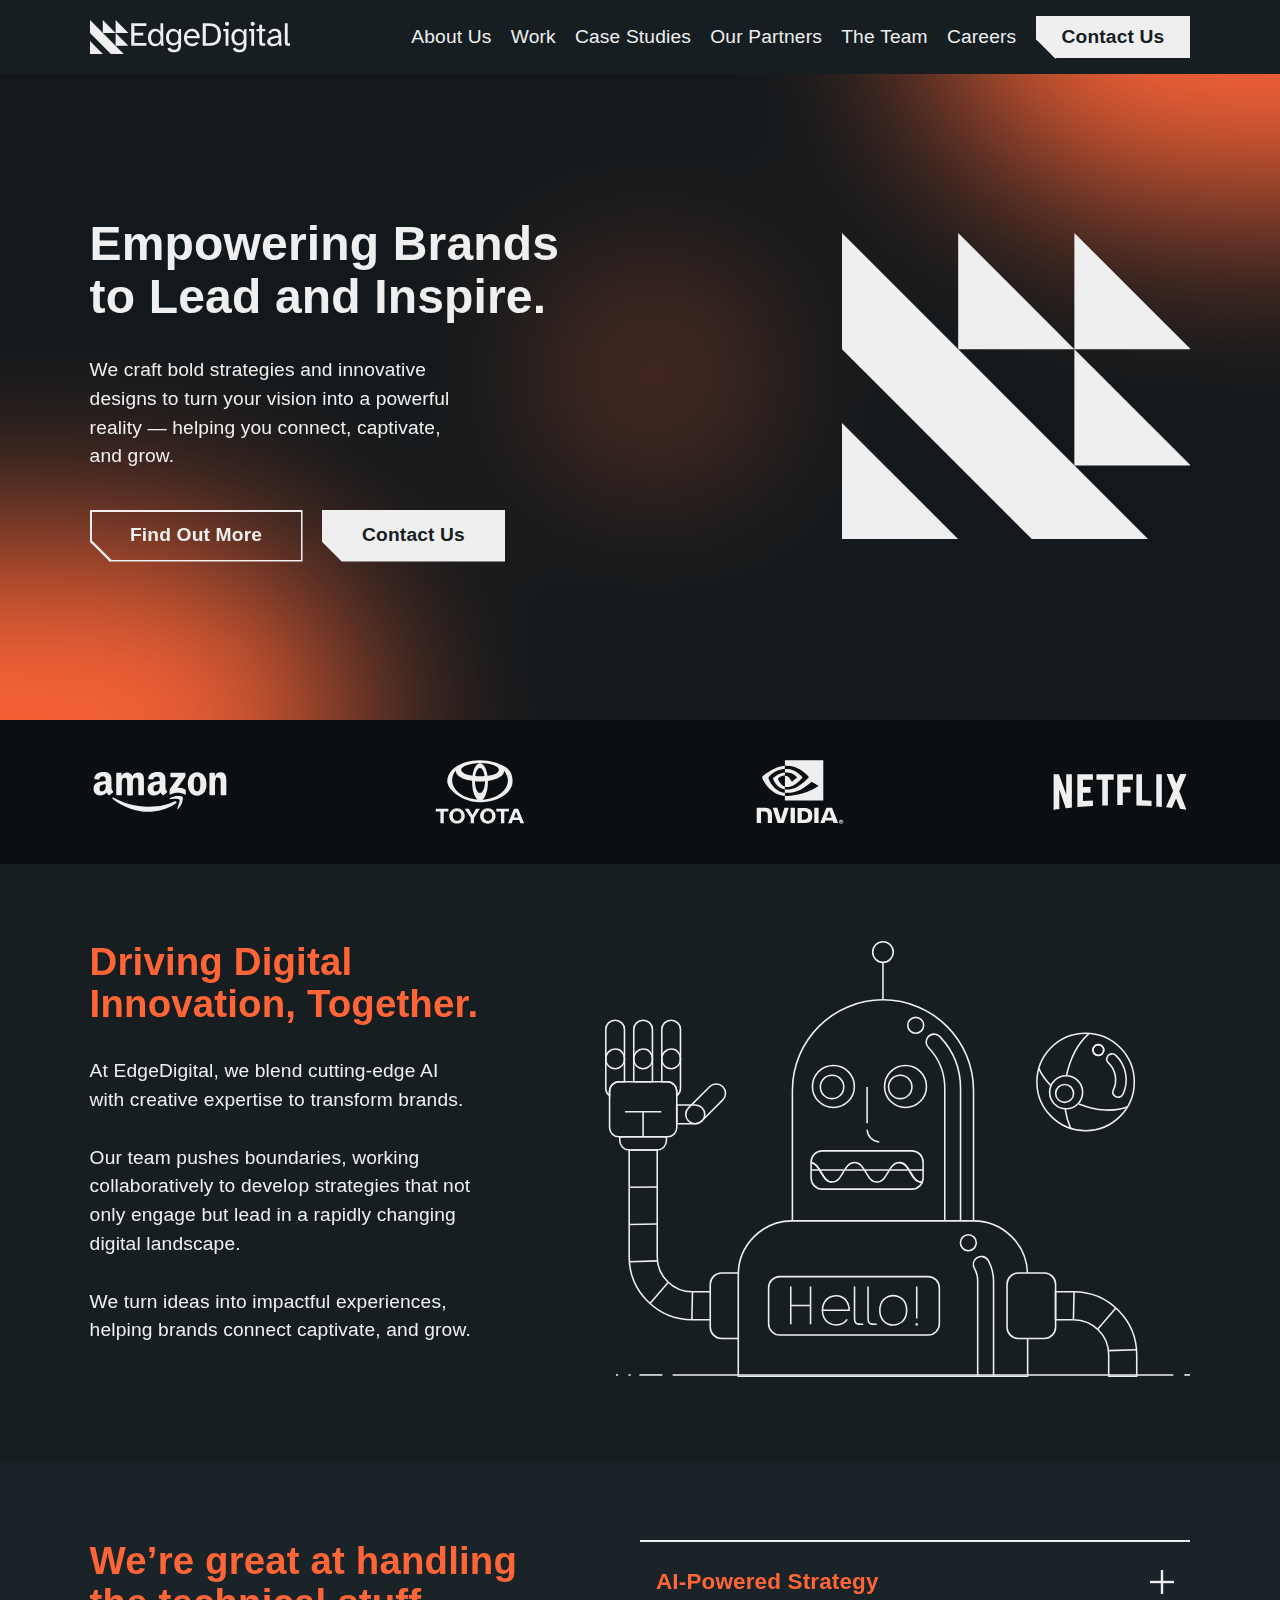
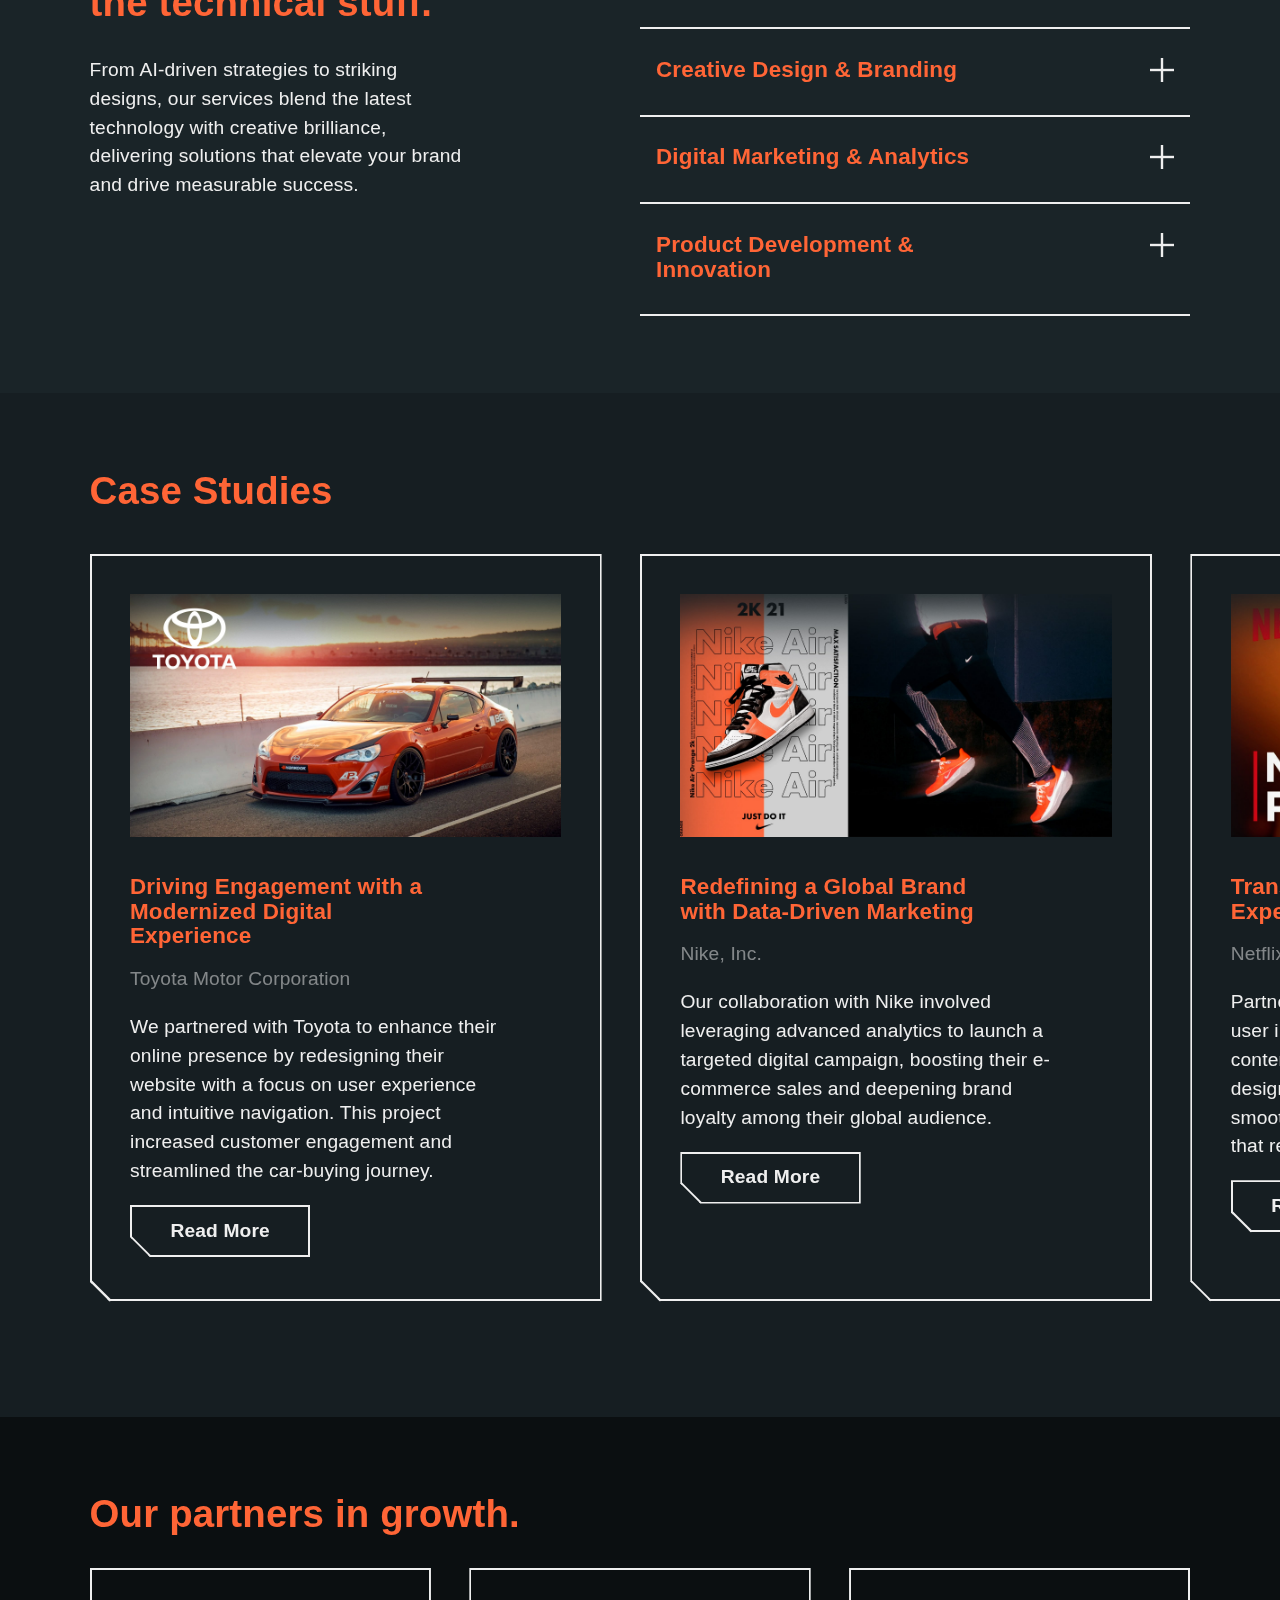
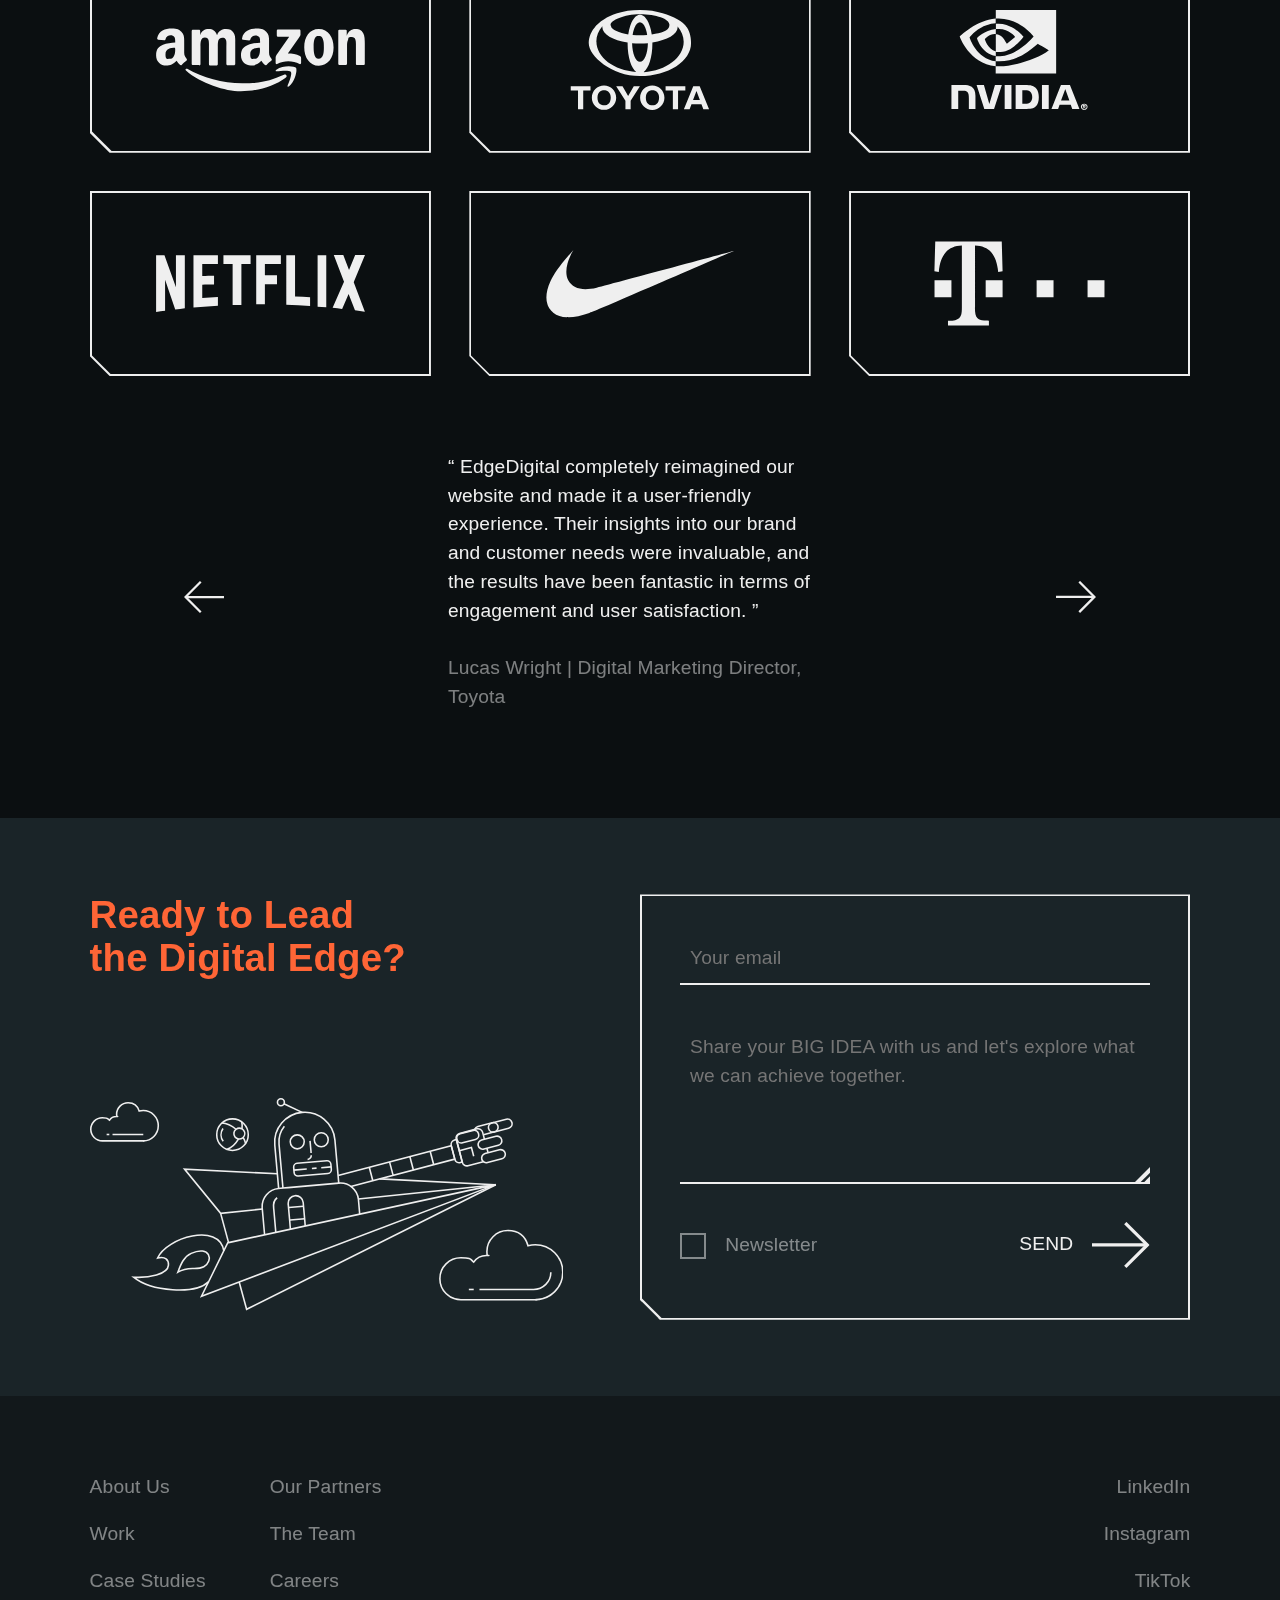
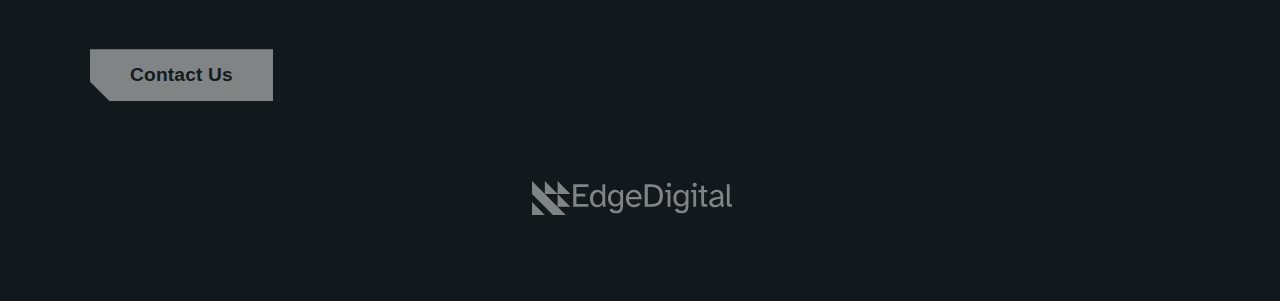
<file: index.html>
<!DOCTYPE html>
<html lang="en">

<head>
    <meta charset="UTF-8">
    <meta name="viewport" content="width=device-width, initial-scale=1.0">
    <title>Design & Marketing Agency Website</title>
    <!-- css files  -->
    <link rel="stylesheet" href="src/css/main.css" type="text/css">
    <link rel="stylesheet" href="src/css/main-responsive.css" type="text/css">
    <link rel="stylesheet" href="src/css/sections.css" type="text/css">
    <link rel="stylesheet" href="src/css/sections-responsive.css" type="text/css">

</head>

<body>
    <!-- -- -- -- -- -- -- start of header  -- -- -- -- -- -- -->
    <!-- -- -- -- -- -- -- start of header  -- -- -- -- -- -- -->
    <!-- -- -- -- -- -- -- start of header  -- -- -- -- -- -- -->
    <!-- -- -- -- -- -- -- start of header  -- -- -- -- -- -- -->
    <!-- -- -- -- -- -- -- start of header  -- -- -- -- -- -- -->

    <header>
        <!-- nav menu  -- -- -- -- -- -- -- -- -- -- -- -- -- -->

        <nav id="navbar">

            <!-- company logo  -->

            <div class="logo logo-hor">
                <a href="#hero-banner">
                    <img class="hover-filter" src="src/icons/logo.svg" alt="EdgeDigital logo">
                </a>
            </div>

            <div class="logo logo-sq">
                <a href="#hero-banner">
                    <img class="hover-filter" src="src/icons/logo-sq.svg" alt="EdgeDigital logo">
                </a>
            </div>

            <!-- list container inside za pc-->
            <div id="mylinks-inside">
                <!-- anchor  -->
                <a href="#about-us">About&nbsp;Us</a>
                <a href="#work">Work</a>
                <a href="#case-studies">Case&nbsp;Studies</a>
                <a href="#our-partners">Our&nbsp;Partners</a>
                <!-- other page  -->
                <a href="team.html">The&nbsp;Team</a>
                <a href="careers.html">Careers</a>
                <!-- button -->
                <a class="border-wh btn btn-fill" href="#contact-us">Contact&nbsp;Us</a>
            </div>

            <!-- hamburger menu  -->
            <!-- zemeno od net  -->
            <!-- a wrapper  -->
            <a id="hamburger-menu" href="javascript:void(0);" class="icon" onclick="myFunction()">
                <!-- wrapper za hamburger menu -->
                <div id="hamburger-wrapper">
                    <div id="b2" class="ham-crtka">
                        <div id="b1" class="ham-crtka"></div>
                        <div id="b3" class="ham-crtka"></div>
                    </div>
                </div>
                <div class="triagolnik"></div>
            </a>

            <!-- list container outside za mobile-->
            <div id="myLinks">
                <!-- anchor  -->
                <a href="#about-us" onclick="myFunction()">About Us</a>
                <a href="#work" onclick="myFunction()">Work</a>
                <a href="#case-studies" onclick="myFunction()">Case Studies</a>
                <a href="#our-partners" onclick="myFunction()">Our Partners</a>
                <!-- other page  -->
                <a href="team.html" onclick="myFunction()">The Team</a>
                <a href="careers.html" onclick="myFunction()">Careers</a>
                <!-- button -->
                <a class="border-wh btn btn-fill" href="#contact-us">Contact&nbsp;Us</a>
            </div>

        </nav>

        <!-- hero banner -- -- -- -- -- -- -- -- -- -- -- -- -- -->
        <!-- hero banner -- -- -- -- -- -- -- -- -- -- -- -- -- -->
        <!-- hero banner -- -- -- -- -- -- -- -- -- -- -- -- -- -->
        <!-- hero banner -- -- -- -- -- -- -- -- -- -- -- -- -- -->
        <!-- hero banner -- -- -- -- -- -- -- -- -- -- -- -- -- -->
        <!-- wrapper za bg  -->
        <div id="hero-banner">
            <div id="dl" class="hero-bg levo orange"></div>
            <div id="dd" class="hero-bg desno orange"></div>
            <div class="hero-bg follow orange"></div>

            <!-- flex wrapper za content  -->
            <div class="flex-wrapper">

                <!-- h1 wrapper  -->
                <div class="text-wrapper">
                    <!-- h1  -->
                    <h1>
                        Empowering Brands<br>to Lead and Inspire.
                    </h1>
                    <p>
                        We craft bold strategies and innovative designs to turn your vision into a powerful reality —
                        helping
                        you connect, captivate, and grow.
                    </p>

                    <!-- btns -->
                    <div class="hero-btns-container">
                        <a href="#about-us">
                            <div class="btn border-wh">
                                Find&nbsp;Out&nbsp;More
                            </div>
                        </a>

                        <a href="#contact-us">
                            <div class="btn border-wh btn-fill">
                                Contact&nbsp;Us
                            </div>
                        </a>

                    </div>
                </div>

                <!-- SVG logo element -->
                <!-- SVG logo element -->
                <!-- SVG logo element -->
                <!-- SVG logo element -->
                <!-- <div id="logo-element-wrapper">
                    <img id="logo-element" src="src/icons/element.svg" alt="logo element">
                </div> -->
                <div id="logo-element-wrapper">
                    <svg id="Layer_1" class="logo-element" data-name="Layer 1" xmlns="http://www.w3.org/2000/svg"
                        viewBox="0 0 543.6 477.36">
                        <defs>
                            <style>
                                .cls-1 {
                                    fill: var(--white);
                                }
                            </style>
                        </defs>
                        <polygon class="cls-1" points="543.6 362.4 362.4 362.4 362.4 181.2 543.6 362.4" />
                        <polygon class="cls-1" points="543.6 181.2 362.4 181.2 362.4 0 543.6 181.2" />
                        <polygon class="cls-1" points="181.2 477.36 0 477.36 0 296.15 181.2 477.36" />
                        <polygon class="cls-1" points="362.4 181.2 181.2 181.2 181.2 0 362.4 181.2" />
                        <polygon class="cls-1" points="477.36 477.36 296.15 477.36 0 181.2 0 0 477.36 477.36" />
                    </svg>
                </div>

            </div>

        </div>

        <!-- logos carousel -- -- -- -- -- -- -- -- -- -- -- -->
        <!-- logos carousel -- -- -- -- -- -- -- -- -- -- -- -->
        <!-- logos carousel -- -- -- -- -- -- -- -- -- -- -- -->
        <!-- logos carousel -- -- -- -- -- -- -- -- -- -- -- -->

        <div id="logos-carousel">
            <!-- slider  -->
            <div id="logos-carousel-slider" class="filter">
                <div>
                    <img src="src/logos/amazon.svg" alt="amazon logo">
                </div>
                <div>
                    <img src="src/logos/toyota.svg" alt="toyota logo">
                </div>
                <div>
                    <img src="src/logos/nvidia.svg" alt="nvidia logo">
                </div>
                <div>
                    <img src="src/logos/netflix.svg" alt="netflix logo">
                </div>
                <div>
                    <img src="src/logos/nike.svg" alt="nike logo">
                </div>
                <div>
                    <img src="src/logos/telekom.svg" alt="telekom logo">
                </div>
                <!-- repeat za loop  -->
                <div>
                    <img src="src/logos/amazon.svg" alt="amazon logo">
                </div>
                <div>
                    <img src="src/logos/toyota.svg" alt="toyota logo">
                </div>
                <div>
                    <img src="src/logos/nvidia.svg" alt="nvidia logo">
                </div>
                <div>
                    <img src="src/logos/netflix.svg" alt="netflix logo">
                </div>
                <div>
                    <img src="src/logos/nike.svg" alt="nike logo">
                </div>
                <div>
                    <img src="src/logos/telekom.svg" alt="telekom logo">
                </div>
            </div>
        </div>

    </header>

    <!-- main -- -- -- -- -- -- -- -- -- -- -- -- -- -- -- -- -->
    <!-- main -- -- -- -- -- -- -- -- -- -- -- -- -- -- -- -- -->
    <!-- main -- -- -- -- -- -- -- -- -- -- -- -- -- -- -- -- -->
    <!-- main -- -- -- -- -- -- -- -- -- -- -- -- -- -- -- -- -->
    <!-- main -- -- -- -- -- -- -- -- -- -- -- -- -- -- -- -- -->
    <main>

        <!-- about us section - -- -- -- -- -- -- -- -- -- -- -->
        <!-- about us section - -- -- -- -- -- -- -- -- -- -- -->
        <!-- about us section - -- -- -- -- -- -- -- -- -- -- -->
        <!-- about us section - -- -- -- -- -- -- -- -- -- -- -->
        <!-- about us section - -- -- -- -- -- -- -- -- -- -- -->
        <section id="about-us" class="section-flex">
            <!-- text  wrapper-->
            <div>
                <h2>Driving Digital Innovation, Together.</h2>
                <p>At EdgeDigital, we blend cutting-edge AI with creative expertise to transform brands.
                    <br><br>
                    Our team pushes
                    boundaries, working collaboratively to develop strategies that not only engage but lead in a rapidly
                    changing digital landscape.
                    <br><br>
                    We turn ideas into impactful experiences, helping brands connect
                    captivate, and grow.
                </p>
            </div>

            <!-- robot hello -->
            <div class="robot-hello">
                <!-- <img src="src/icons/hello.svg" alt="robot wawing hello"> -->
                <?xml version="1.0" encoding="UTF-8"?>
                <svg id="Layer_1" xmlns="http://www.w3.org/2000/svg" version="1.1"
                    xmlns:xlink="http://www.w3.org/1999/xlink" viewBox="0 0 744.9 555.5">
                    <!-- Generator: Adobe Illustrator 29.0.0, SVG Export Plug-In . SVG Version: 2.1.0 Build 186)  -->
                    <defs>
                        <clipPath id="clippath">
                            <rect id="wave-g" x="262.4" y="267.2" width="142.6" height="48.7" rx="14.3" ry="14.3"
                                style="fill: none;" />
                        </clipPath>
                    </defs>
                    <g id="raka-h">
                        <path
                            d="M134.1,482.2h-23c-44.3,0-80.3-36-80.3-80.3v-135.9h35.7v135.9c0,24.6,20,44.7,44.7,44.7h95.1v35.6h-72.2Z"
                            style="fill: none; stroke: #efefef; stroke-miterlimit: 10; stroke-width: 2px;" />
                        <g>
                            <path
                                d="M18.8,249.3h59.4v4.8c0,6.6-5.3,11.9-11.9,11.9H30.7c-6.6,0-11.9-5.3-11.9-11.9v-4.8h0Z"
                                style="fill: none; stroke: #efefef; stroke-miterlimit: 10; stroke-width: 2px;" />
                            <rect x="5.8" y="179.2" width="85.6" height="70.1" rx="11.9" ry="11.9"
                                style="fill: none; stroke: #efefef; stroke-miterlimit: 10; stroke-width: 2px;" />
                            <g>
                                <path
                                    d="M115.1,232.7h-23.8v-23.8h23.8c6.6,0,11.9,5.3,11.9,11.9h0c0,6.6-5.3,11.9-11.9,11.9h0Z"
                                    style="fill: none; stroke: #efefef; stroke-miterlimit: 10; stroke-width: 2px;" />
                                <path
                                    d="M150,202.3l-26.9,26.9c-4.6,4.6-12.2,4.6-16.8,0h0c-4.6-4.6-4.6-12.2,0-16.8l26.9-26.9c4.6-4.6,12.2-4.6,16.8,0h0c4.6,4.6,4.6,12.2,0,16.8Z"
                                    style="fill: none; stroke: #efefef; stroke-miterlimit: 10; stroke-width: 2px;" />
                            </g>
                            <g>
                                <g>
                                    <path
                                        d="M24.8,149.5v29.7h-7.1c-6.5,0-11.9,5.4-11.9,11.9v5.9c-2.9-2.2-4.8-5.6-4.8-9.5v-38c0-6.5,5.3-11.9,11.9-11.9s6.2,1.3,8.4,3.5c2.2,2.1,3.5,5.1,3.5,8.4h0Z"
                                        style="fill: none; stroke: #efefef; stroke-miterlimit: 10; stroke-width: 2px;" />
                                    <path
                                        d="M24.8,112.7v38c0,6.6-5.3,11.9-11.9,11.9h0c-6.6,0-11.9-5.3-11.9-11.9v-38c0-6.6,5.3-11.9,11.9-11.9h0c6.6,0,11.9,5.3,11.9,11.9Z"
                                        style="fill: none; stroke: #efefef; stroke-miterlimit: 10; stroke-width: 2px;" />
                                </g>
                                <g>
                                    <path
                                        d="M60.4,149.5v29.7h-23.8v-29.7c0-6.5,5.3-11.9,11.9-11.9s6.2,1.3,8.4,3.5c2.2,2.1,3.5,5.1,3.5,8.4Z"
                                        style="fill: none; stroke: #efefef; stroke-miterlimit: 10; stroke-width: 2px;" />
                                    <path
                                        d="M60.4,112.7v38c0,6.6-5.3,11.9-11.9,11.9h0c-6.6,0-11.9-5.3-11.9-11.9v-38c0-6.6,5.3-11.9,11.9-11.9h0c6.6,0,11.9,5.3,11.9,11.9Z"
                                        style="fill: none; stroke: #efefef; stroke-miterlimit: 10; stroke-width: 2px;" />
                                </g>
                                <g>
                                    <path
                                        d="M96.1,149.5v38c0,3.9-1.9,7.3-4.8,9.5v-5.9c0-6.5-5.3-11.9-11.9-11.9h-7.1v-29.7c0-6.5,5.3-11.9,11.9-11.9s6.2,1.3,8.4,3.5c2.2,2.1,3.5,5.1,3.5,8.4h0Z"
                                        style="fill: none; stroke: #efefef; stroke-miterlimit: 10; stroke-width: 2px;" />
                                    <path
                                        d="M96.1,112.7v38c0,6.6-5.3,11.9-11.9,11.9h0c-6.6,0-11.9-5.3-11.9-11.9v-38c0-6.6,5.3-11.9,11.9-11.9h0c6.6,0,11.9,5.3,11.9,11.9Z"
                                        style="fill: none; stroke: #efefef; stroke-miterlimit: 10; stroke-width: 2px;" />
                                </g>
                            </g>
                            <line x1="48.5" y1="217.2" x2="48.5" y2="249.3"
                                style="fill: none; stroke: #efefef; stroke-miterlimit: 10; stroke-width: 2px;" />
                            <line x1="25.4" y1="217.3" x2="71.7" y2="217.3"
                                style="fill: none; stroke: #efefef; stroke-miterlimit: 10; stroke-width: 2px;" />
                        </g>
                        <g>
                            <line x1="111.4" y1="446.6" x2="110.6" y2="482.2"
                                style="fill: none; stroke: #efefef; stroke-miterlimit: 10; stroke-width: 2px;" />
                            <line x1="80.6" y1="434.5" x2="57.3" y2="461.6"
                                style="fill: none; stroke: #efefef; stroke-miterlimit: 10; stroke-width: 2px;" />
                            <line x1="66.7" y1="407.3" x2="31" y2="408.4"
                                style="fill: none; stroke: #efefef; stroke-miterlimit: 10; stroke-width: 2px;" />
                            <line x1="66.3" y1="360.3" x2="30.7" y2="361"
                                style="fill: none; stroke: #efefef; stroke-miterlimit: 10; stroke-width: 2px;" />
                            <line x1="66.3" y1="313.2" x2="30.7" y2="313.6"
                                style="fill: none; stroke: #efefef; stroke-miterlimit: 10; stroke-width: 2px;" />
                        </g>
                    </g>
                    <path id="mask"
                        d="M236.7,506h-88.4c-7.8,0-14.3-6.4-14.3-14.3v-54.7c0-7.8,6.4-14.3,14.3-14.3h88.4v83.3Z"
                        style="fill: #161e22;" />
                    <g id="topce-h">
                        <circle cx="611.9" cy="179.5" r="62"
                            style="fill: none; stroke: #efefef; stroke-miterlimit: 10; stroke-width: 2px;" />
                        <path
                            d="M647.3,189.5c5.5-11.6,2.9-25.5-6.3-34.3-2.3-2.2-2.7-5.8-1-8.5h0c2.3-3.6,7.3-4.1,10.3-1.1,13.3,12.7,17.1,32.8,9.1,49.5-1.8,3.9-6.7,5.1-10.1,2.5h0c-2.5-1.9-3.4-5.3-2-8.2h0Z"
                            style="fill: none; stroke: #efefef; stroke-miterlimit: 10; stroke-width: 2px;" />
                        <path d="M592.9,238.5c-3.3-7.2-5.8-15.6-7-24.7"
                            style="fill: none; stroke: #efefef; stroke-miterlimit: 10; stroke-width: 2px;" />
                        <path d="M587.6,171.4c4.9-23,15.7-42.2,28.8-53.7"
                            style="fill: none; stroke: #efefef; stroke-miterlimit: 10; stroke-width: 2px;" />
                        <path d="M603.5,207.4c22.8,9.3,45.8,10.2,61.8,3.6"
                            style="fill: none; stroke: #efefef; stroke-miterlimit: 10; stroke-width: 2px;" />
                        <path d="M552.4,162.1c3.3,7.7,8.8,15.5,16,22.6"
                            style="fill: none; stroke: #efefef; stroke-miterlimit: 10; stroke-width: 2px;" />
                        <circle cx="628.1" cy="138.8" r="6.9"
                            style="fill: none; stroke: #efefef; stroke-miterlimit: 10; stroke-width: 2px;" />
                        <circle cx="585.2" cy="194.1" r="11.4"
                            style="fill: none; stroke: #efefef; stroke-miterlimit: 10; stroke-width: 2px;" />
                        <circle cx="587.1" cy="192.6" r="21"
                            style="fill: none; stroke: #efefef; stroke-miterlimit: 10; stroke-width: 2px;" />
                        <circle cx="628.1" cy="138.8" r="6.9"
                            style="fill: none; stroke: #efefef; stroke-miterlimit: 10; stroke-width: 2px;" />
                    </g>
                    <g id="robot">
                        <path
                            d="M238.6,355.8v-165.6c0-63.7,51.6-115.3,115.3-115.3h0c63.6,0,115.3,51.6,115.3,115.3v165.6"
                            style="fill: none; stroke: #efefef; stroke-miterlimit: 10; stroke-width: 2px;" />
                        <path
                            d="M452.7,356.3v-168.6c0-25.6-10-48.8-26.4-66-4.3-4.5-11.6-4.1-15.3.8h0c-3,4-2.7,9.5.8,13.1,12.9,13.6,20.8,31.9,20.8,52v168.6"
                            style="fill: none; stroke: #efefef; stroke-miterlimit: 10; stroke-width: 2px;" />
                        <rect x="262.4" y="267.2" width="142.6" height="48.7" rx="14.3" ry="14.3"
                            style="fill: none; stroke: #efefef; stroke-miterlimit: 10; stroke-width: 2px;" />
                        <rect x="208.3" y="427.3" width="217.4" height="74.3" rx="14.3" ry="14.3"
                            style="fill: none; stroke: #efefef; stroke-miterlimit: 10; stroke-width: 2px;" />
                        <line x1="262.4" y1="291.5" x2="405" y2="291.5"
                            style="fill: none; stroke: #efefef; stroke-miterlimit: 10; stroke-width: 2px;" />
                        <circle cx="290.8" cy="185.2" r="26.7"
                            style="fill: none; stroke: #efefef; stroke-miterlimit: 10; stroke-width: 2px;" />
                        <circle cx="289.1" cy="185.8" r="14.9"
                            style="fill: none; stroke: #efefef; stroke-miterlimit: 10; stroke-width: 2px;" />
                        <circle cx="375.9" cy="185.8" r="14.9"
                            style="fill: none; stroke: #efefef; stroke-miterlimit: 10; stroke-width: 2px;" />
                        <circle cx="382.6" cy="185.2" r="26.7"
                            style="fill: none; stroke: #efefef; stroke-miterlimit: 10; stroke-width: 2px;" />
                        <line x1="333.7" y1="185.8" x2="333.7" y2="232.1"
                            style="fill: none; stroke: #efefef; stroke-miterlimit: 10; stroke-width: 2px;" />
                        <path d="M333.7,240.4c.3,6.1,3.9,9.8,4.8,10.7,4.3,4.3,9.5,4.7,10.7,4.8"
                            style="fill: none; stroke: #efefef; stroke-miterlimit: 10; stroke-width: 2px;" />
                        <line x1="353.9" y1="27.1" x2="353.9" y2="74.7"
                            style="fill: none; stroke: #efefef; stroke-miterlimit: 10; stroke-width: 2px;" />
                        <circle cx="353.9" cy="14.1" r="13.1"
                            style="fill: none; stroke: #efefef; stroke-miterlimit: 10; stroke-width: 2px;" />
                        <circle cx="395.6" cy="107.3" r="10.1"
                            style="fill: none; stroke: #efefef; stroke-miterlimit: 10; stroke-width: 2px;" />
                        <circle cx="462.6" cy="384.2" r="10.1"
                            style="fill: none; stroke: #efefef; stroke-miterlimit: 10; stroke-width: 2px;" />
                        <path d="M538.1,506v48.5H169.7v-129.6c0-37.8,30.9-68.6,68.6-68.6h231c37.1,0,67.5,29.8,68.6,66.5"
                            style="fill: none; stroke: #efefef; stroke-miterlimit: 10; stroke-width: 2px;" />
                        <path
                            d="M474.5,553.9v-120.8c0-6-1.5-11.7-4.3-16.6-2.3-4.1-1.2-9.3,2.4-12.4h0c4.9-4.2,12.4-2.8,15.5,2.9,4.2,7.8,6.6,16.7,6.6,26.1v120.8"
                            style="fill: none; stroke: #efefef; stroke-miterlimit: 10; stroke-width: 2px;" />
                        <path d="M169.7,506h-21.4c-7.8,0-14.3-6.4-14.3-14.3v-54.7c0-7.8,6.4-14.3,14.3-14.3h21.4"
                            style="fill: none; stroke: #efefef; stroke-miterlimit: 10; stroke-width: 2px;" />
                        <rect x="511.9" y="422.8" width="61.8" height="83.2" rx="14.3" ry="14.3"
                            style="fill: none; stroke: #efefef; stroke-miterlimit: 10; stroke-width: 2px;" />
                        <path
                            d="M573.7,446.6h23c44.3,0,80.3,36,80.3,80.3v27.6h-35.7v-27.6c0-24.6-20-44.7-44.7-44.7h-23v-35.6h.1Z"
                            style="fill: none; stroke: #efefef; stroke-miterlimit: 10; stroke-width: 2px;" />
                        <g>
                            <line x1="596.4" y1="482.2" x2="597.2" y2="446.6"
                                style="fill: none; stroke: #efefef; stroke-miterlimit: 10; stroke-width: 2px;" />
                            <line x1="627.2" y1="494.3" x2="650.5" y2="467.2"
                                style="fill: none; stroke: #efefef; stroke-miterlimit: 10; stroke-width: 2px;" />
                            <line x1="641.1" y1="521.5" x2="676.8" y2="520.4"
                                style="fill: none; stroke: #efefef; stroke-miterlimit: 10; stroke-width: 2px;" />
                        </g>
                        <g>
                            <g>
                                <path d="M261.7,488v-24h-25.2v24M261.7,464v-24M236.5,439.9v24"
                                    style="fill: none; stroke: #efefef; stroke-miterlimit: 10; stroke-width: 2px;" />
                                <path
                                    d="M308.3,481.7c-1.3,2.1-3.1,3.8-5.5,5.1s-5.3,2-8.6,2-6.9-.8-9.5-2.5-4.6-3.9-5.9-6.7c-1.4-2.8-2-6-2-9.5s.8-7.1,2.3-9.8c1.5-2.8,3.6-4.9,6.2-6.4s5.5-2.3,8.8-2.3,5.3.6,7.5,1.7,4,2.6,5.4,4.5,2.5,4,3.1,6.4.9,3.4.7,6h-33.6"
                                    style="fill: none; stroke: #efefef; stroke-miterlimit: 10; stroke-width: 2px;" />
                                <path
                                    d="M328.8,488h-2.7c-2.3,0-4-.2-5.2-.7s-2.1-1.3-2.5-2.6c-.5-1.3-.7-3.2-.7-5.6v-39.1"
                                    style="fill: none; stroke: #efefef; stroke-miterlimit: 10; stroke-width: 2px;" />
                                <path d="M346,488h-2.7c-2.3,0-4-.2-5.2-.7s-2.1-1.3-2.5-2.6c-.5-1.3-.7-3.2-.7-5.6v-39.1"
                                    style="fill: none; stroke: #efefef; stroke-miterlimit: 10; stroke-width: 2px;" />
                                <path
                                    d="M367,488.9c-2.1,0-4.1-.4-6.1-1.1s-3.9-1.8-5.5-3.4-3-3.4-4-5.8-1.5-5.1-1.5-8.4.5-6,1.5-8.4,2.3-4.3,4-5.8,3.5-2.6,5.5-3.4c2-.7,4-1.1,6.1-1.1s4.1.4,6.1,1.1,3.9,1.8,5.5,3.4c1.7,1.5,3,3.4,4,5.8s1.5,5.1,1.5,8.4-.5,6-1.5,8.4-2.3,4.3-4,5.8-3.5,2.6-5.5,3.4-4.1,1.1-6.1,1.1Z"
                                    style="fill: none; stroke: #efefef; stroke-miterlimit: 10; stroke-width: 2px;" />
                                <path
                                    d="M396.9,488.8c-.2,0-.4,0-.5-.2-.1-.1-.2-.3-.2-.5s0-.4.2-.5c.1-.1.3-.2.5-.2s.4,0,.5.2c.1.1.2.3.2.5s0,.4-.2.5c-.1.1-.3.2-.5.2Z"
                                    style="fill: none; stroke: #efefef; stroke-miterlimit: 10; stroke-width: 2px;" />
                            </g>
                            <line x1="396.9" y1="439.9" x2="396.9" y2="480.5"
                                style="fill: none; stroke: #efefef; stroke-miterlimit: 10; stroke-width: 2px;" />
                        </g>
                        <g>
                            <line x1="737.6" y1="552.5" x2="744.9" y2="552.5"
                                style="fill: none; stroke: #efefef; stroke-miterlimit: 10; stroke-width: 2px;" />
                            <line x1="86.1" y1="552.5" x2="723.5" y2="552.5"
                                style="fill: none; stroke: #efefef; stroke-miterlimit: 10; stroke-width: 2px;" />
                            <line x1="43.8" y1="552.5" x2="73" y2="552.5"
                                style="fill: none; stroke: #efefef; stroke-miterlimit: 10; stroke-width: 2px;" />
                            <line x1="13.9" y1="552.5" x2="16.7" y2="552.5"
                                style="fill: none; stroke: #efefef; stroke-miterlimit: 10; stroke-width: 2px;" />
                            <line x1="29.9" y1="552.5" x2="32.7" y2="552.5"
                                style="fill: none; stroke: #efefef; stroke-miterlimit: 10; stroke-width: 2px;" />
                        </g>
                    </g>
                    <g id="usta">
                        <g style="clip-path: url(#clippath);">
                            <g id="wave-inner">
                                <path id="wave"
                                    d="M260.7,281.9c14.3,0,14.3,25,28.5,25s14.3-25,28.5-25,14.3,25,28.5,25,14.3-25,28.5-25,14.3,25,28.5,25"
                                    style="fill: none; stroke: #efefef; stroke-miterlimit: 10; stroke-width: 2px;" />
                                <path id="wave1" data-name="wave"
                                    d="M146.6,281.9c14.3,0,14.3,25,28.5,25s14.3-25,28.5-25,14.3,25,28.5,25,14.3-25,28.5-25,14.3,25,28.5,25"
                                    style="fill: none; stroke: #efefef; stroke-miterlimit: 10; stroke-width: 2px;" />
                                <path id="wave2" data-name="wave"
                                    d="M374.2,281.9c14.3,0,14.3,25,28.5,25s14.3-25,28.5-25,14.3,25,28.5,25,14.3-25,28.5-25,14.3,25,28.5,25"
                                    style="fill: none; stroke: #efefef; stroke-miterlimit: 10; stroke-width: 2px;" />
                            </g>
                        </g>
                    </g>
                </svg>
            </div>
        </section>

        <!-- work section - -- -- -- -- -- -- -- -- -- -- -->
        <!-- work section - -- -- -- -- -- -- -- -- -- -- -->
        <!-- work section - -- -- -- -- -- -- -- -- -- -- -->
        <!-- work section - -- -- -- -- -- -- -- -- -- -- -->
        <!-- work section - -- -- -- -- -- -- -- -- -- -- -->
        <section id="work" class="section-flex">
            <!-- text wrapper -->
            <div>
                <h2>We’re great at handling<br>the technical stuff.</h2>
                <p>From AI-driven strategies to striking designs, our services blend the latest technology with creative
                    brilliance, delivering solutions that elevate your brand and drive measurable success.</p>
            </div>

            <!-- list wrapper  -->
            <div class="work-list">

                <!-- ai powered strategy  -->
                <!-- ai powered strategy  -->
                <!-- ai powered strategy  -->
                <!-- ai powered strategy  -->
                <article class="work-article hover-active">

                    <!-- flex-container -->
                    <div class="work-article-flex">

                        <!-- +  -->
                        <div class="plus-img">
                            <img src="src/icons/plus.svg" alt="plus/cross">
                        </div>

                        <!-- text wrapper -->
                        <div class="work-article-text">
                            <h3>AI-Powered Strategy</h3>
                            <div class="w-txt">
                                <p>Using AI-driven insights, we craft personalized strategies that boost decision-making
                                    and
                                    accelerate growth, keeping your brand ahead in a fast-evolving market.</p>
                            </div>
                        </div>

                        <!-- image  -->
                        <div class="work-article-img">
                            <img src="src/icons/brain.svg" alt="ai brain">
                        </div>

                    </div>

                </article>


                <!-- design  -->
                <!-- design  -->
                <!-- design  -->
                <article class="work-article hover-active">

                    <!-- flex-container -->
                    <div class="work-article-flex">

                        <!-- +  -->
                        <div class="plus-img">
                            <img src="src/icons/plus.svg" alt="plus/cross">
                        </div>

                        <!-- text wrapper -->
                        <div class="work-article-text">
                            <h3>Creative Design & Branding</h3>
                            <div class="w-txt">
                                <p>We craft compelling brand identities and intuitive web and app designs
                                    that resonate with
                                    your audience. From logos to full digital experiences, we create cohesive visuals
                                    that
                                    help
                                    your brand stand out.</p>
                            </div>
                        </div>

                        <!-- image  -->
                        <div class="work-article-img">
                            <img src="src/icons/design.svg" alt="drawing shapes on paper">
                        </div>

                    </div>

                </article>


                <!-- marketing  -->
                <!-- marketing  -->
                <!-- marketing  -->
                <article class="work-article hover-active">

                    <!-- flex-container -->
                    <div class="work-article-flex">

                        <!-- +  -->
                        <div class="plus-img">
                            <img src="src/icons/plus.svg" alt="plus/cross">
                        </div>

                        <!-- text wrapper -->
                        <div class="work-article-text">
                            <h3>Digital Marketing & Analytics</h3>
                            <div class="w-txt">
                                <p>Our targeted marketing strategies and precise analytics drive audience
                                    engagement and
                                    optimize your online performance, ensuring measurable growth and long-term success.
                                </p>
                            </div>
                        </div>
                        <!-- image  -->
                        <div class="work-article-img">
                            <img src="src/icons/marketing.svg" alt="screen with data">
                        </div>


                    </div>

                </article>


                <!-- product development  -->
                <!-- product development  -->
                <!-- product development  -->
                <article class="work-article hover-active">

                    <!-- flex-container -->
                    <div class="work-article-flex">

                        <!-- +  -->
                        <div class="plus-img">
                            <img src="src/icons/plus.svg" alt="plus/cross">
                        </div>

                        <!-- text wrapper -->
                        <div class="work-article-text">
                            <h3>Product Development & Innovation</h3>
                            <div class="w-txt">
                                <p>We turn ideas into innovative web and app products that meet market
                                    needs. We guide the
                                    development process from concept to launch, blending creativity and technology for
                                    standout
                                    results.</p>
                            </div>
                        </div>
                        <!-- image  -->
                        <div class="work-article-img">
                            <img src="src/icons/product.svg" alt="product generation">
                        </div>

                    </div>

                </article>

            </div>

        </section>

        <!-- case studies section - -- -- -- -- -- -- -- -- -- -- -->
        <!-- case studies section - -- -- -- -- -- -- -- -- -- -- -->
        <!-- case studies section - -- -- -- -- -- -- -- -- -- -- -->
        <!-- case studies section - -- -- -- -- -- -- -- -- -- -- -->
        <!-- case studies section - -- -- -- -- -- -- -- -- -- -- -->
        <section class="case-studies pola-section-1" id="case-studies">
            <h2>Case Studies</h2>

        </section>

        <section class="case-studies-overflow pola-section-mid x-scroll with-scrollbar">

            <!-- <div class="content"> -->

            <!-- cases slider wrapper -->
            <div id="cases-slider-wrapper" class="content">

                <!-- cases slider   -->
                <div id="cases-slider">

                    <!-- cases wrapper  -->
                    <div id="cases-wrapper">
                        <!-- Toyota case study -->
                        <div class="case-study border-wh">
                            <div class="case-study-img">
                                <img src="src/images/toyota.jpg" alt="">
                            </div>
                            <h3>Driving Engagement with a Modernized Digital Experience</h3>
                            <p class="opacity">Toyota Motor Corporation</p>
                            <p>We partnered with Toyota to enhance their online presence by redesigning their
                                website
                                with a
                                focus on user experience and intuitive navigation. This project increased customer
                                engagement
                                and streamlined the car-buying journey.</p>

                            <div class="btn border-wh">
                                Read&nbsp;More
                            </div>
                        </div>

                        <!-- Nike case study -->
                        <div class="case-study border-wh">
                            <div class="case-study-img">
                                <img src="src/images/nike.jpg" alt="">
                            </div>
                            <h3>Redefining a Global Brand with Data-Driven Marketing</h3>
                            <p class="opacity">Nike, Inc.</p>
                            <p>Our collaboration with Nike involved leveraging advanced analytics to launch a
                                targeted
                                digital
                                campaign, boosting their e-commerce sales and deepening brand loyalty among their
                                global
                                audience.</p>

                            <div class="btn border-wh">
                                Read&nbsp;More
                            </div>
                        </div>

                        <!-- Netflix case study -->
                        <div class="case-study border-wh">
                            <div class="case-study-img">
                                <img src="src/images/netflix.jpg" alt="">
                            </div>
                            <h3>Transforming the Streaming Experience</h3>
                            <p class="opacity">Netflix, Inc.</p>
                            <p>Partnering with Netflix, we reimagined their user interface to elevate accessibility
                                and
                                content
                                discovery. By implementing intuitive design enhancements, we helped create a
                                smoother,
                                more
                                engaging streaming journey that resonates with audiences worldwide.</p>
                            <div class="btn border-wh">
                                Read&nbsp;More
                            </div>
                        </div>

                        <!-- T-home case study -->
                        <div class="case-study border-wh">
                            <div class="case-study-img">
                                <img src="src/images/tmobile.jpg" alt="">
                            </div>
                            <h3>Revolutionizing Customer Connectivity</h3>
                            <p class="opacity">T-Mobile US, Inc.</p>
                            <p>Collaborating with a leading telecom provider, we streamlined their digital customer
                                support
                                system and modernized their mobile app. These upgrades enhanced user satisfaction
                                and
                                simplified
                                access to services, resulting in increased retention and loyalty across their
                                customer
                                base.
                            </p>
                            <div class="btn border-wh">
                                Read&nbsp;More
                            </div>
                        </div>

                        <div class="case-study">
                            <h3>More&nbsp;Coming&nbsp;Soon.</h3>
                        </div>

                    </div>

                </div>

            </div>
            <!-- </div> -->
        </section>

        <section class="case-studies pola-section-2">
        </section>




        <!-- clients section - -- -- -- -- -- -- -- -- -- -- -->
        <!-- clients section - -- -- -- -- -- -- -- -- -- -- -->
        <!-- clients section - -- -- -- -- -- -- -- -- -- -- -->
        <!-- clients section - -- -- -- -- -- -- -- -- -- -- -->
        <!-- clients section - -- -- -- -- -- -- -- -- -- -- -->
        <section id="our-partners">
            <h2>Our partners in growth.</h2>

            <!-- logos container  -->
            <div id="client-logos-flex">
                <div class="border-wh hover-filter clients-hover-bg">
                    <img src="src/logos/amazon.svg" alt="amazon logo">
                </div>
                <div class="border-wh hover-filter clients-hover-bg">
                    <img src="src/logos/toyota.svg" alt="toyota logo">
                </div>
                <div class="border-wh hover-filter clients-hover-bg">
                    <img src="src/logos/nvidia.svg" alt="nvidia logo">
                </div>
                <div class="border-wh hover-filter clients-hover-bg">
                    <img src="src/logos/netflix.svg" alt="netflix logo">
                </div>
                <div class="border-wh hover-filter clients-hover-bg">
                    <img src="src/logos/nike.svg" alt="nike logo">
                </div>
                <div class="border-wh hover-filter clients-hover-bg">
                    <img src="src/logos/telekom.svg" alt="telekom logo">
                </div>

            </div>

            <!-- testimonials container  -->
            <!-- testimonials container  -->
            <!-- testimonials container  -->
            <div id="testimonials-container">
                <!-- strelki  -->
                <button class="larrow larr-btn" onclick="Larr()">
                    <img src="src/icons/arrow-side.svg " alt="left arrow">
                </button>

                <button class="rarrow rarr-btn" onclick="Rarr()">
                    <img src="src/icons/arrow-side.svg " alt="right arrow">
                </button>

                <!-- testimonials slider -->
                <div id="testimonials-window">

                    <div id="testimonials-slider">

                        <!-- toyota  -->
                        <div>
                            <p>
                                <q>
                                    EdgeDigital completely reimagined our website and made it a user-friendly
                                    experience.
                                    Their
                                    insights into our brand and customer needs were invaluable, and the results have
                                    been
                                    fantastic in terms of engagement and user satisfaction.
                                </q>
                                <br>
                                <br>
                                <span class="opacity">
                                    Lucas Wright | Digital Marketing Director, Toyota
                                </span>
                            </p>
                        </div>

                        <!-- nike  -->
                        <div>
                            <p>
                                <q>
                                    The team at EdgeDigital helped us elevate our digital presence. Their creativity and
                                    innovative
                                    strategies significantly boosted our sales and strengthened our brand. We couldn’t
                                    have
                                    asked
                                    for a better partner.
                                </q>
                                <br>
                                <br>
                                <span class="opacity">
                                    Emma Davis | Senior Marketing Manager, Nike
                                </span>
                            </p>
                        </div>

                        <!-- netflix  -->
                        <div>
                            <p>
                                <q>
                                    EdgeDigital’s expertise in user experience design brought our platform to new
                                    heights.
                                    They
                                    enhanced the way our viewers interact with our content, making it more intuitive and
                                    enjoyable
                                    for our global audience.
                                </q>
                                <br>
                                <br>
                                <span class="opacity">
                                    Nathaniel Clark | Head of Product Development, Netflix
                                </span>
                            </p>
                        </div>

                        <!-- telekom  -->
                        <div>
                            <p>
                                <q>
                                    From improving our app’s usability to revamping customer support tools, EdgeDigital
                                    delivered
                                    solutions that truly connected with our customers. Their expertise in digital
                                    innovation
                                    made a
                                    measurable impact on customer satisfaction and loyalty.
                                </q>
                                <br>
                                <br>
                                <span class="opacity">
                                    Tasha Williams | Head of Digital Operations, Global Telecom
                                </span>
                            </p>
                        </div>
                    </div>
                </div>
            </div>

        </section>

        <!-- contact section - -- -- -- -- -- -- -- -- -- -- -->
        <!-- contact section - -- -- -- -- -- -- -- -- -- -- -->
        <!-- contact section - -- -- -- -- -- -- -- -- -- -- -->
        <!-- contact section - -- -- -- -- -- -- -- -- -- -- -->
        <!-- contact section - -- -- -- -- -- -- -- -- -- -- -->
        <!-- contact section - -- -- -- -- -- -- -- -- -- -- -->

        <section id="contact-us">

            <div id="contact-relative" class="section-flex">

                <!-- div levo  -->
                <div id="contact-l">
                    <h2>Ready to Lead<br>the Digital Edge?</h2>
                </div>


                <!-- form desno -->
                <div id="contact-r" class="border-wh">
                    <form action="mailto:recipient@example.com" method="post">

                        <!-- email  -->
                        <input type="email" name="email" id="email" placeholder="Your email" required><br>

                        <!-- textbox  -->
                        <textarea name="message" id="message"
                            placeholder="Share your BIG IDEA with us and let's explore what we can achieve together."></textarea><br>


                        <!-- newsletter + send wrapper flex -->

                        <div class="form-footer">
                            <!-- newsletter?  -->

                            <input type="checkbox" name="newsletter" id="newsletter" value="newsletter">
                            <!-- mora da e pred zaradi selector -->

                            <label class="checkbox-container" for="newsletter">
                                <span class="checkbox"></span>
                                Newsletter
                            </label>

                            <!-- send  -->
                            <input type="submit" id="submit">

                            <label for="submit" class="submit-label">
                                <div class="submit-btn">
                                    <p>SEND</p>
                                    <img class="rarrow" src="src/icons/arrow-side.svg" alt="right-arrow">
                                </div>

                            </label>

                        </div>

                    </form>
                </div>

                <!-- SVG slika najdole -->
                <!-- SVG slika najdole -->
                <!-- SVG slika najdole -->
                <div id="slika-go">

                    <svg id="Layer_1" xmlns="http://www.w3.org/2000/svg" version="1.1" viewBox="0 0 603.5 270.7">
                        <!-- Generator: Adobe Illustrator 29.0.0, SVG Export Plug-In . SVG Version: 2.1.0 Build 186)  -->
                        <defs>
                            <style>
                                .st0 {
                                    stroke-miterlimit: 10;
                                    stroke-width: 2px;
                                }

                                .st0,
                                .st1,
                                .st2 {
                                    fill: none;
                                    stroke: #efefef;
                                }

                                .st1 {
                                    stroke-miterlimit: 10;
                                    stroke-width: 2px;
                                }

                                .st2 {
                                    stroke-miterlimit: 10;
                                    stroke-width: 2px;
                                }
                            </style>
                        </defs>
                        <g id="robot">
                            <g>
                                <path class="st1"
                                    d="M317,108.4l-4.9-55.1c-1.9-21.2-20.6-36.8-41.7-35h0c-21.2,1.9-36.8,20.6-34.9,41.7l4.9,55.1" />
                                <path class="st1" d="M245.9,114.9l-5-56.1c-.8-8.5,1.9-16.5,6.8-22.7" />
                                <rect class="st2" x="259.8" y="81.5" width="47.6" height="16.3" rx="4.8" ry="4.8"
                                    transform="translate(-6.9 25.6) rotate(-5.1)" />
                                <line class="st1" x1="276.2" y1="90.5" x2="259.8" y2="91.9" />
                                <line class="st1" x1="288.7" y1="89.4" x2="282.8" y2="89.9" />
                                <line class="st1" x1="307.3" y1="87.8" x2="294.7" y2="88.9" />
                                <circle class="st1" cx="294.7" cy="53.2" r="8.9" />
                                <circle class="st1" cx="264.1" cy="55.9" r="8.9" />
                                <line class="st1" x1="280.4" y1="54.7" x2="281.8" y2="70.1" />
                                <path class="st1" d="M282,72.8c0,2-1,3.4-1.3,3.7-1.3,1.6-3,1.8-3.4,1.9" />
                                <path class="st1" d="M270.4,18.3" />
                                <path class="st1"
                                    d="M222.5,174.3l-3.1-34.8c-.7-12.3,8.5-23.1,20.9-24.2l5.6-.5,6.7-.6,64.6-5.7c12.6-1.1,23.8,8.3,24.9,20.8l1.6,18.6" />
                                <polyline class="st1" points="253 139.7 253.4 139.6 272.1 138" />
                                <polyline class="st1" points="254.4 155.4 255.2 155.4 273.5 153.8" />
                                <path class="st1" d="M236.8,171.2l-2.6-29.5c-.3-3.1-1.9-10.2,4.3-14.6" />
                                <path class="st1"
                                    d="M274.3,163.1l-.8-9.3-1.4-15.8-.4-4.8c-.5-5.3-5.2-9.2-10.5-8.7-4.9.5-8.6,4.6-8.6,9.5s0,.6,0,.9l.4,4.8,1.4,15.8,1,11.7" />
                            </g>
                            <line class="st1" x1="277.8" y1="98.5" x2="277.8" y2="98.5" />
                            <polyline class="st1" points="219.6 141.5 166.5 147 120.4 90.6 238.7 96.6" />
                            <polyline class="st1"
                                points="342 128.8 514.9 110.9 516.1 110.7 517.2 110.6 516.5 110.6 516.2 110.6 369.1 103.1" />
                            <polygon class="st1"
                                points="517 110.4 190.1 234.4 142.1 252.6 175.6 184.5 176.6 184.3 517 110.4" />
                            <polyline class="st1" points="190.1 234.4 199.6 269.3 517.2 110.6" />
                            <line class="st1" x1="176.6" y1="184.3" x2="166.5" y2="147" />
                            <g>
                                <polyline class="st1" points="316.2 98.7 460.3 60.7 464.9 77.9 332.4 112.8" />
                                <path class="st1"
                                    d="M464.9,77.9l-4.5-17.2c-.8-3.2,1.1-6.4,4.2-7.2l2.3-.6,7.5,28.7-2.3.6c-3.2.8-6.4-1.1-7.2-4.2h0Z" />
                                <path class="st1" d="M507.3,69.8l-1.5-5.7" />
                                <path class="st1"
                                    d="M502.7,52.7l-2.4-9.2c-.8-3.2-4.1-5-7.2-4.2h0l-22.2,5.8c-3.1.8-5,4.1-4.2,7.2l7.8,29.8c.8,3.2,4.1,5.1,7.2,4.2l19.5-5.1" />
                                <rect class="st0" x="467.2" y="43.2" width="28.4" height="11.9" rx="5.7" ry="5.7"
                                    transform="translate(3.3 123.8) rotate(-14.7)" />
                                <polyline class="st1" points="489 74.3 486.1 63.1 470.6 67.2" />
                                <g>
                                    <path class="st1"
                                        d="M501.4,46.7l14.3-3.8c3.2-.8,5-4.1,4.2-7.2-.4-1.6-1.4-2.8-2.8-3.6-1.3-.8-2.9-1-4.5-.6h0c0,0-18.3,4.9-18.3,4.9-1.9.5-3.3,1.8-4,3.5" />
                                    <path class="st1"
                                        d="M533.5,38.4l-18.3,4.8c-3.2.8-6.4-1.1-7.2-4.2h0c-.8-3.2,1.1-6.4,4.2-7.2l18.3-4.8c3.2-.8,6.4,1.1,7.2,4.2h0c.8,3.2-1.1,6.4-4.2,7.2Z" />
                                    <path class="st1"
                                        d="M521.8,66l-18.3,4.8c-3.1.8-5,4.1-4.2,7.2.3,1.3,1.1,2.4,2.1,3.1.2.2.5.3.7.5,1.3.8,2.9,1,4.5.6l18.3-4.8c3.2-.8,5-4.1,4.2-7.2-.4-1.6-1.4-2.8-2.8-3.6s-2.9-1-4.5-.6h0Z" />
                                    <path class="st1"
                                        d="M517.3,48.8l-18.3,4.8c-3.1.8-5,4.1-4.2,7.2.4,1.6,1.4,2.8,2.8,3.6,1.3.8,2.9,1,4.5.6l18.3-4.8c3.2-.8,5-4.1,4.2-7.2-.4-1.6-1.4-2.8-2.8-3.6-1.3-.8-2.9-1-4.5-.6Z" />
                                </g>
                            </g>
                            <line class="st1" x1="438" y1="85" x2="433.5" y2="67.8" />
                            <line class="st1" x1="412.1" y1="91.8" x2="407.6" y2="74.6" />
                            <line class="st1" x1="386.3" y1="98.6" x2="381.7" y2="81.4" />
                            <line class="st1" x1="360.4" y1="105.4" x2="355.9" y2="88.2" />
                            <g>
                                <path class="st1"
                                    d="M170.5,194.9c-5.4-36.8-73.5-16.9-84.3,9.1,9.8-3,14.3,3,13.8,9-.9,12-25.1,16.5-44.5,15.4,22.3,18.3,78.5,22.6,95.8,5.6" />
                                <path class="st1"
                                    d="M129,198c24-11,29,10,16,17-10.3,5.5-18.7-1.9-33,7,4-11,7.8-19.8,17-24Z" />
                            </g>
                            <g id="antena">
                                <line class="st1" x1="247.1" y1="7.4" x2="270.4" y2="18.3" />
                                <circle class="st1" cx="243.3" cy="5.4" r="4.4" />
                            </g>
                            <g id="topce-1">
                                <circle class="st1" cx="181.6" cy="46.7" r="20.1" />
                                <path class="st1" d="M169.8,55.1c-3.6-4.8-3.7-11.4-.3-16.3" />
                                <path class="st1" d="M198.3,58c-.6-2.5-1.7-5.1-3.1-7.7" />
                                <path class="st1" d="M186.1,39.8c-5.9-4.9-12.4-7.6-18.1-7.9" />
                                <path class="st1"
                                    d="M184.9,49.6c1.1,1.5,2.8,2.3,4.4,2.6,1.8.3,3.7-.2,5.3-1.4.2-.2.4-.3.5-.5,2.5-2.4,2.8-6.4.6-9.2-.6-.7-1.3-1.3-2-1.7-2.3-1.3-5.3-1.2-7.6.5h-.1c-3,2.3-3.5,6.7-1.2,9.7h.1Z" />
                                <path class="st1" d="M189.3,52.2c-4,7-9.6,11.8-15.1,13.3" />
                                <path class="st1" d="M193.3,30.4c.7,2.6.9,5.7.4,9" />
                            </g>
                        </g>
                        <g id="cloud-2">
                            <path class="st1"
                                d="M602.5,222c0,19.3-15.7,35-35,35h-94.9c-14.7,0-26.7-11.9-26.7-26.7s12-26.7,26.7-26.7,11.9,2.1,16.4,5.6c3.5-5.1,9.4-8.5,16.1-8.5s.8,0,1.2,0c-.3-1.6-.5-3.4-.5-5.1,0-14.7,11.9-26.7,26.7-26.7s22.5,8.1,25.7,19.3c3-.8,6.1-1.3,9.3-1.3,19.3,0,35,15.7,35,35h0Z" />
                            <line class="st1" x1="570.1" y1="257" x2="567.5" y2="257" />
                            <path class="st1" d="M496.3,244h71.4-2.4c12.2,0,22-9.9,22-22" />
                            <line class="st1" x1="482.8" y1="244" x2="489" y2="244" />
                        </g>
                        <g id="cloud-1">
                            <path class="st1"
                                d="M87,35.4c0,10.6-8.6,19.2-19.2,19.2H15.7c-8.1,0-14.7-6.6-14.7-14.7s6.6-14.7,14.7-14.7,6.5,1.1,9,3.1c1.9-2.8,5.2-4.7,8.8-4.7s.5,0,.7,0c-.2-.9-.3-1.8-.3-2.8,0-8.1,6.6-14.7,14.7-14.7s12.3,4.5,14.1,10.6c1.6-.5,3.4-.7,5.1-.7,10.6,0,19.2,8.6,19.2,19.2v.2Z" />
                            <line class="st1" x1="69.2" y1="54.7" x2="67.8" y2="54.7" />
                            <polyline class="st1" points="28.7 46.5 67.9 46.5 66.6 46.5" />
                            <line class="st1" x1="21.2" y1="46.5" x2="24.6" y2="46.5" />
                        </g>

                    </svg>
                </div>
                <!-- <div id="slika-go">
                    <img src="src/icons/go.svg" alt="robot in a paper airplane">
                </div> -->

            </div>

        </section>

    </main>

    <!-- footer -- -- -- -- -- -- -- -- -- -- -- -- -- -- -- -- -->
    <!-- footer -- -- -- -- -- -- -- -- -- -- -- -- -- -- -- -- -->
    <!-- footer -- -- -- -- -- -- -- -- -- -- -- -- -- -- -- -- -->
    <!-- footer -- -- -- -- -- -- -- -- -- -- -- -- -- -- -- -- -->
    <!-- footer -- -- -- -- -- -- -- -- -- -- -- -- -- -- -- -- -->
    <!-- footer -- -- -- -- -- -- -- -- -- -- -- -- -- -- -- -- -->
    <footer>
        <section> <!--za padding-->

            <div class="footer-links-wrapper">
                <!-- list container -->
                <ul class="footer-list">
                    <!-- anchor  -->
                    <a class="opacity" href="#about-us">About Us</a>
                    <a class="opacity" href="#work">Work</a>
                    <a class="opacity" href="#case-studies">Case Studies</a>
                    <a class="opacity" href="#our-partners">Our Partners</a>
                    <!-- other page  -->
                    <a class="opacity" href="team.html">The Team</a>
                    <a class="opacity" href="careers.html">Careers</a>
                </ul>

                <!-- social  -->
                <div id="social-links">
                    <a class="opacity" href="">LinkedIn</a>
                    <a class="opacity" href="">Instagram</a>
                    <a class="opacity" href="">TikTok</a>
                </div>
            </div>

            <!-- button -->
            <a href="#contact-us">
                <div class="btn border-wh btn-fill opacity footer-btn">
                    Contact&nbsp;Us
                </div>
            </a>

            <!-- company logo  -->
            <div class="logo logo-hor footer-logo filter opacity">
                <img src="src/icons/logo.svg" alt="EdgeDigital logo">
            </div>
        </section>

    </footer>

</body>

<!-- - - - - - - - -  -SKRIPTI - - - - - - - - - - - -  - -->
<!-- - - - - - - - -  -SKRIPTI - - - - - - - - - - - -  - -->
<!-- - - - - - - - -  -SKRIPTI - - - - - - - - - - - -  - -->
<!-- - - - - - - - -  -SKRIPTI - - - - - - - - - - - -  - -->

<!-- samo za home -->

<!-- external JS za div follow mosue -->
<!-- <script src="https://cdnjs.cloudflare.com/ajax/libs/jquery/2.1.3/jquery.min.js"></script> -->
<script src="src/js/jquery-latest.min.js"></script>
<!-- <script src="https://cdnjs.cloudflare.com/ajax/libs/gsap/1.11.4/TweenMax.min.js"></script> -->
<script src="src/js/TweenMax.min.js"></script>

<!-- horisontal scroll (od net) -->
<!-- <script src="https://code.jquery.com/jquery-latest.min.js"></script> -->
<script src="src/js/jquery-latest.min.js"></script>
<script src="src/js/mobilelikescroller.js"></script>

<!-- samo za home -->

<!-- js file -->
<script src="src/js/main.js"></script>


</html>
</file>
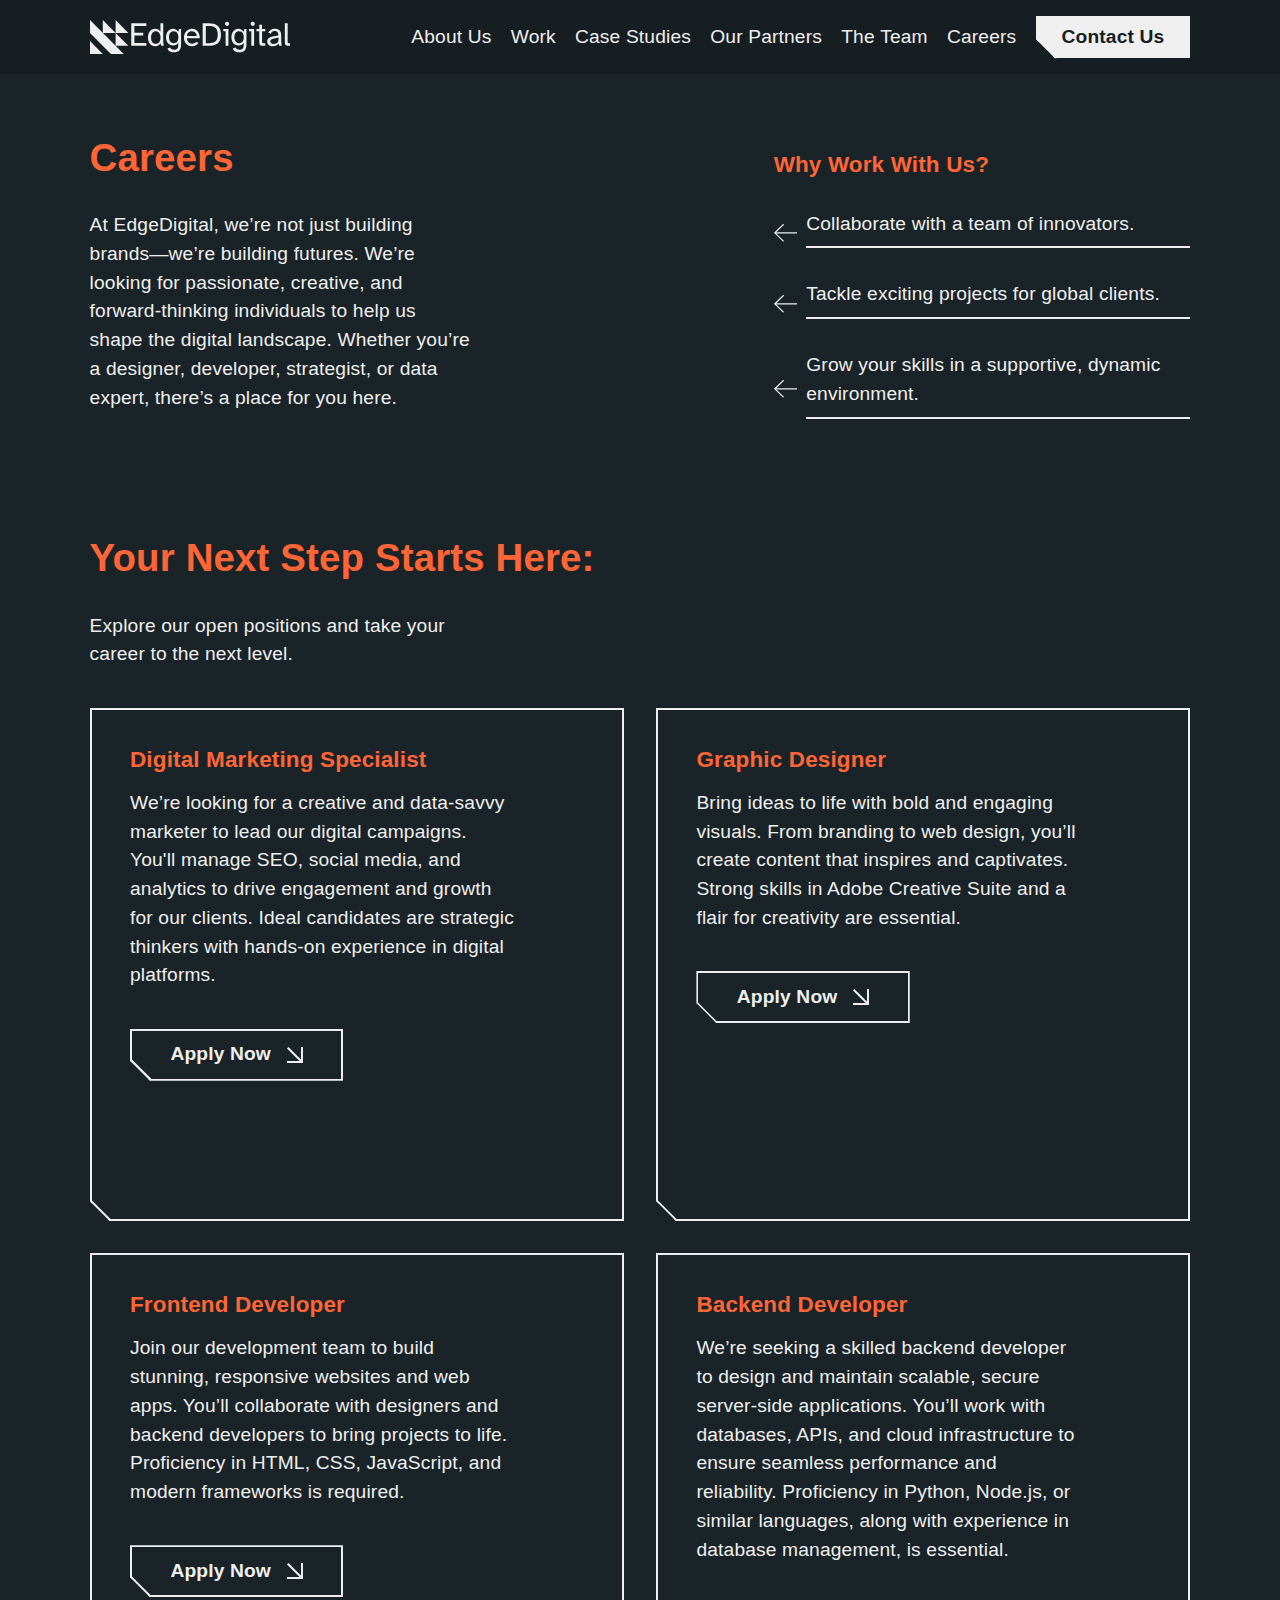
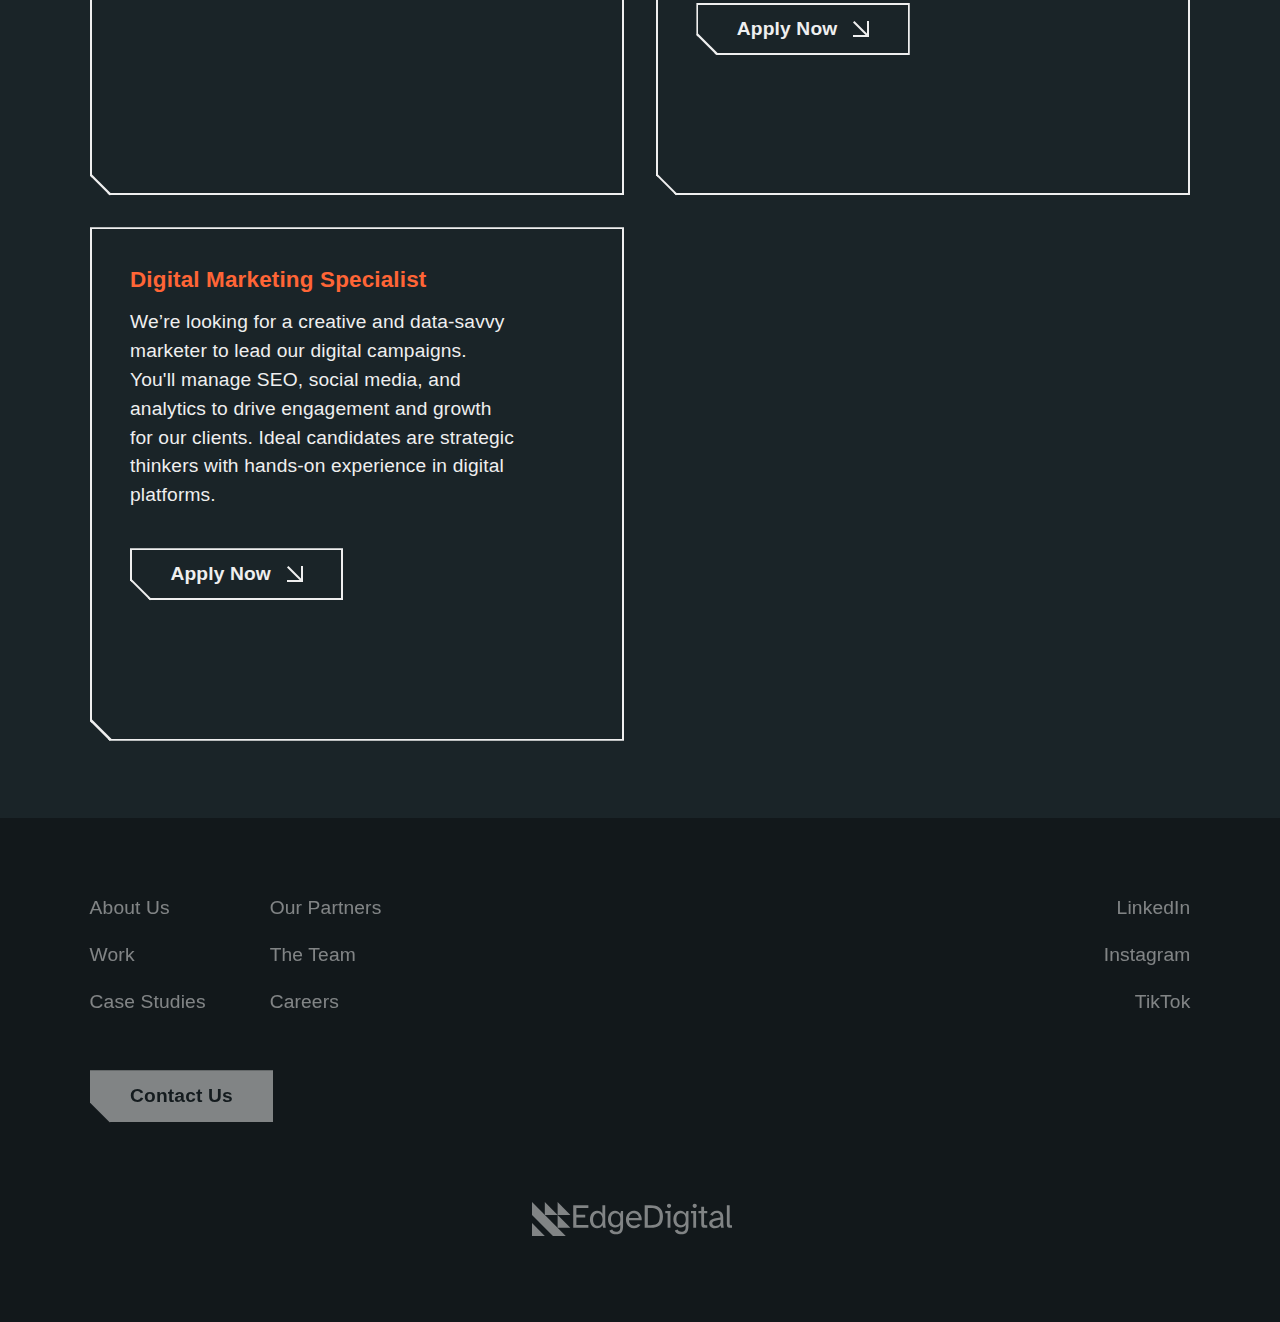
<file: careers.html>
<!DOCTYPE html>
<html lang="en">

<head>
    <meta charset="UTF-8">
    <meta name="viewport" content="width=device-width, initial-scale=1.0">
    <title>Careers Page</title>
    <!-- css files  -->
    <link rel="stylesheet" href="src/css/main.css" type="text/css">
    <link rel="stylesheet" href="src/css/main-responsive.css" type="text/css">
    <link rel="stylesheet" href="src/css/sections.css" type="text/css">
    <link rel="stylesheet" href="src/css/sections-responsive.css" type="text/css">

</head>

<body>
    <!-- -- -- -- -- -- -- start of header  -- -- -- -- -- -- -->
    <!-- -- -- -- -- -- -- start of header  -- -- -- -- -- -- -->
    <!-- -- -- -- -- -- -- start of header  -- -- -- -- -- -- -->
    <!-- -- -- -- -- -- -- start of header  -- -- -- -- -- -- -->
    <!-- -- -- -- -- -- -- start of header  -- -- -- -- -- -- -->

    <header>
        <!-- nav menu  -- -- -- -- -- -- -- -- -- -- -- -- -- -->

        <nav id="navbar">

            <!-- company logo  -->

            <div class="logo logo-hor">
                <a href="index.html">
                    <img class="hover-filter" src="src/icons/logo.svg" alt="EdgeDigital logo">
                </a>
            </div>

            <div class="logo logo-sq">
                <a href="index.html">
                    <img class="hover-filter" src="src/icons/logo-sq.svg" alt="EdgeDigital logo">
                </a>
            </div>

            <!-- list container inside za pc-->
            <div id="mylinks-inside">
                <!-- anchor  -->
                <a href="index.html#about-us">About&nbsp;Us</a>
                <a href="index.html#work">Work</a>
                <a href="index.html#case-studies">Case&nbsp;Studies</a>
                <a href="index.html#our-partners">Our&nbsp;Partners</a>
                <!-- other page  -->
                <a href="team.html">The&nbsp;Team</a>
                <a href="careers.html">Careers</a>
                <!-- button -->
                <a class="border-wh btn btn-fill" href="index.html#contact-us">Contact&nbsp;Us</a>
            </div>

            <!-- hamburger menu  -->
            <!-- zemeno od net  -->
            <!-- a wrapper  -->
            <a id="hamburger-menu" href="javascript:void(0);" class="icon" onclick="myFunction()">
                <!-- wrapper za hamburger menu -->
                <div id="hamburger-wrapper">
                    <div id="b2" class="ham-crtka">
                        <div id="b1" class="ham-crtka"></div>
                        <div id="b3" class="ham-crtka"></div>
                    </div>
                </div>
                <div class="triagolnik"></div>
            </a>

            <!-- list container outside za mobile-->
            <div id="myLinks">
                <!-- anchor  -->
                <a href="index.html#about-us" onclick="myFunction()">About Us</a>
                <a href="index.html#work" onclick="myFunction()">Work</a>
                <a href="index.html#case-studies" onclick="myFunction()">Case Studies</a>
                <a href="index.html#our-partners" onclick="myFunction()">Our Partners</a>
                <!-- other page  -->
                <a href="team.html" onclick="myFunction()">The Team</a>
                <a href="careers.html" onclick="myFunction()">Careers</a>
                <!-- button -->
                <a class="border-wh btn btn-fill" href="index.html#contact-us">Contact&nbsp;Us</a>
            </div>

        </nav>
    </header>

    <!-- -- -- -- -- --  careers -- -- -- -- -- -- -- -->
    <!-- -- -- -- -- --  careers -- -- -- -- -- -- -- -->
    <!-- -- -- -- -- --  careers -- -- -- -- -- -- -- -->
    <!-- -- -- -- -- --  careers -- -- -- -- -- -- -- -->

    <main>

        <!-- careers  -->
        <section class="first-page-section pola-section-1 section-flex">
            <div>
                <h2>Careers</h2>
                <p>
                    At EdgeDigital, we’re not just building brands—we’re building futures. We’re looking for
                    passionate,
                    creative,
                    and forward-thinking individuals to help us shape the digital landscape. Whether you’re a
                    designer,
                    developer,
                    strategist, or data expert, there’s a place for you here.
                </p>
            </div>

            <div class="careers-why">
                <h3>Why Work With Us?</h3>
                <div class="careers-list">
                    <img class="larrow lr-inline" src="src/icons/arrow-side.svg" alt="arrow">
                    <p>
                        Collaborate with a team of innovators.
                    </p>
                    <img class="larrow lr-inline" src="src/icons/arrow-side.svg" alt="arrow">
                    <p>
                        Tackle exciting projects for global clients.
                    </p>
                    <img class="larrow lr-inline" src="src/icons/arrow-side.svg" alt="arrow">
                    <p>
                        Grow your skills in a supportive, dynamic environment.
                    </p>
                </div>
            </div>

        </section>

        <section>


            <h2>Your Next Step Starts Here:</h2>
            <p>Explore our open positions and take your career to the next level.</p>



            <!-- forms container  -- -- --- -- - -- -- -- -- - - - - - - -- - -->
            <div class="careers-cards-container">
                <!-- MARKETING  -->
                <div class="card-wrapper border-wh">
                    <form action="mailto:recipient@example.com" method="post">

                        <h3>Digital Marketing Specialist</h3>
                        <p>
                            We’re looking for a creative and data-savvy marketer to lead our digital campaigns.
                            You'll
                            manage
                            SEO,
                            social media, and analytics to drive engagement and growth for our clients. Ideal
                            candidates
                            are
                            strategic thinkers with hands-on experience in digital platforms.
                        </p>

                        <a href="javascript:void(0);" class="unhide-btn">
                            <div class="btn border-wh apply-now-btn">

                                <p>Apply&nbsp;Now</p>

                                <div>
                                    <img src="src/icons/arrow-down.svg" alt="down-arrow">
                                </div>

                            </div>
                        </a>

                        <!-- -- -- -- -- HIDDEN -- -- -- -- -- -->

                        <div class="form-hidden">

                            <input type="hidden" id="career" name="career" value="digital-marketing-specialist">

                            <!-- email  -->
                            <input type="email" name="email" id="email" placeholder="Your email" required><br>

                            <!-- phone -->
                            <input type="tel" name="phone" id="phone" placeholder="Phone number (Optional)"><br>

                            <!-- upload  -->

                            <label for="files-1" class="attach-file-label">
                                <div class="attach-file-div">
                                    <p>
                                        Attach Your CV / Portfolio
                                    </p>
                                    <img src="src/icons/upload.svg" alt="upload">
                                </div>
                                <input type="file" name="files" id="files-1">
                            </label>


                            <!-- newsletter + send wrapper flex -->

                            <div class="form-footer">
                                <!-- newsletter?  -->

                                <input type="checkbox" name="newsletter" id="newsletter-1" value="newsletter">
                                <!-- mora da e pred zaradi selector -->

                                <label class="checkbox-container" for="newsletter-1">
                                    <span class="checkbox"></span>
                                    Newsletter
                                </label>

                                <!-- send  -->
                                <input type="submit" id="submit-1">

                                <label for="submit-1" class="submit-label">
                                    <div class="submit-btn">
                                        <p>SEND</p>
                                        <img class="rarrow" src="src/icons/arrow-side.svg" alt="right-arrow">
                                    </div>
                                </label>

                            </div>
                        </div>

                    </form>
                </div>


                <!-- Graphic Designer  -->
                <div class="card-wrapper border-wh">
                    <form action="mailto:recipient@example.com" method="post">

                        <h3>Graphic Designer</h3>
                        <p>
                            Bring ideas to life with bold and engaging visuals. From branding to web design, you’ll
                            create
                            content that inspires and captivates. Strong skills in Adobe Creative Suite and a flair
                            for
                            creativity are essential.
                        </p>

                        <a href="javascript:void(0);" class="unhide-btn">
                            <div class="btn border-wh apply-now-btn">

                                <p>Apply&nbsp;Now</p>

                                <div>
                                    <img src="src/icons/arrow-down.svg" alt="down-arrow">
                                </div>

                            </div>
                        </a>

                        <!-- -- -- -- -- HIDDEN -- -- -- -- -- -->

                        <div class="form-hidden">

                            <input type="hidden" id="career" name="career" value="digital-marketing-specialist">

                            <!-- email  -->
                            <input type="email" name="email" id="email" placeholder="Your email" required><br>

                            <!-- phone -->
                            <input type="tel" name="phone" id="phone" placeholder="Phone number (Optional)"><br>

                            <!-- upload  -->

                            <label for="files-2" class="attach-file-label">
                                <div class="attach-file-div">
                                    <p>
                                        Attach Your CV / Portfolio
                                    </p>
                                    <img src="src/icons/upload.svg" alt="upload">
                                </div>
                                <input type="file" name="files" id="files-2">
                            </label>


                            <!-- newsletter + send wrapper flex -->

                            <div class="form-footer">
                                <!-- newsletter?  -->

                                <input type="checkbox" name="newsletter" id="newsletter-2" value="newsletter">
                                <!-- mora da e pred zaradi selector -->

                                <label class="checkbox-container" for="newsletter-2">
                                    <span class="checkbox"></span>
                                    Newsletter
                                </label>

                                <!-- send  -->
                                <input type="submit" id="submit-2">

                                <label for="submit-2" class="submit-label">
                                    <div class="submit-btn">
                                        <p>SEND</p>
                                        <img class="rarrow" src="src/icons/arrow-side.svg" alt="right-arrow">
                                    </div>

                                </label>

                            </div>
                        </div>

                    </form>
                </div>


                <div class="card-wrapper border-wh">
                    <!-- Frontend Developer  -->
                    <form action="mailto:recipient@example.com" method="post">

                        <h3>Frontend Developer</h3>
                        <p>
                            Join our development team to build stunning, responsive websites and web apps. You’ll
                            collaborate
                            with designers and backend developers to bring projects to life. Proficiency in HTML,
                            CSS,
                            JavaScript, and modern frameworks is required.
                        </p>

                        <a href="javascript:void(0);" class="unhide-btn">
                            <div class="btn border-wh apply-now-btn">

                                <p>Apply&nbsp;Now</p>

                                <div>
                                    <img src="src/icons/arrow-down.svg" alt="down-arrow">
                                </div>

                            </div>
                        </a>

                        <!-- -- -- -- -- HIDDEN -- -- -- -- -- -->

                        <div class="form-hidden">

                            <input type="hidden" id="career" name="career" value="digital-marketing-specialist">

                            <!-- email  -->
                            <input type="email" name="email" id="email" placeholder="Your email" required><br>

                            <!-- phone -->
                            <input type="tel" name="phone" id="phone" placeholder="Phone number (Optional)"><br>

                            <!-- upload  -->

                            <label for="files-3" class="attach-file-label">
                                <div class="attach-file-div">
                                    <p>
                                        Attach Your CV / Portfolio
                                    </p>
                                    <img src="src/icons/upload.svg" alt="upload">
                                </div>
                                <input type="file" name="files" id="files-3">
                            </label>


                            <!-- newsletter + send wrapper flex -->

                            <div class="form-footer">
                                <!-- newsletter?  -->

                                <input type="checkbox" name="newsletter" id="newsletter-3" value="newsletter">
                                <!-- mora da e pred zaradi selector -->

                                <label class="checkbox-container" for="newsletter-3">
                                    <span class="checkbox"></span>
                                    Newsletter
                                </label>

                                <!-- send  -->
                                <input type="submit" id="submit-3">

                                <label for="submit-3" class="submit-label">
                                    <div class="submit-btn">
                                        <p>SEND</p>
                                        <img class="rarrow" src="src/icons/arrow-side.svg" alt="right-arrow">
                                    </div>

                                </label>


                            </div>
                        </div>

                    </form>
                </div>


                <div class="card-wrapper border-wh">
                    <!-- Backend Developer  -->
                    <form action="mailto:recipient@example.com" method="post">

                        <h3>Backend Developer</h3>
                        <p>
                            We’re seeking a skilled backend developer to design and maintain scalable, secure
                            server-side
                            applications. You’ll work with databases, APIs, and cloud infrastructure to ensure
                            seamless
                            performance and reliability. Proficiency in Python, Node.js, or similar languages, along
                            with
                            experience in database management, is essential.
                        </p>
                        <a href="javascript:void(0);" class="unhide-btn">
                            <div class="btn border-wh apply-now-btn">

                                <p>Apply&nbsp;Now</p>

                                <div>
                                    <img src="src/icons/arrow-down.svg" alt="down-arrow">
                                </div>

                            </div>
                        </a>

                        <!-- -- -- -- -- HIDDEN -- -- -- -- -- -->

                        <div class="form-hidden">

                            <input type="hidden" id="career" name="career" value="digital-marketing-specialist">

                            <!-- email  -->
                            <input type="email" name="email" id="email" placeholder="Your email" required><br>

                            <!-- phone -->
                            <input type="tel" name="phone" id="phone" placeholder="Phone number (Optional)"><br>

                            <!-- upload  -->

                            <label for="files-4" class="attach-file-label">
                                <div class="attach-file-div">
                                    <p>
                                        Attach Your CV / Portfolio
                                    </p>
                                    <img src="src/icons/upload.svg" alt="upload">
                                </div>
                                <input type="file" name="files" id="files-4">
                            </label>


                            <!-- newsletter + send wrapper flex -->

                            <div class="form-footer">
                                <!-- newsletter?  -->

                                <input type="checkbox" name="newsletter" id="newsletter-4" value="newsletter">
                                <!-- mora da e pred zaradi selector -->

                                <label class="checkbox-container" for="newsletter-4">
                                    <span class="checkbox"></span>
                                    Newsletter
                                </label>

                                <!-- send  -->
                                <input type="submit" id="submit-4">

                                <label for="submit-4" class="submit-label">
                                    <div class="submit-btn">
                                        <p>SEND</p>
                                        <img class="rarrow" src="src/icons/arrow-side.svg" alt="right-arrow">
                                    </div>
                                </label>

                            </div>



                        </div>

                    </form>
                </div>



                <div class="card-wrapper border-wh">
                    <!-- MARKETING  -->
                    <form action="mailto:recipient@example.com" method="post">

                        <h3>Digital Marketing Specialist</h3>
                        <p>We’re looking for a creative and data-savvy marketer to lead our digital campaigns.
                            You'll
                            manage
                            SEO,
                            social media, and analytics to drive engagement and growth for our clients. Ideal
                            candidates
                            are
                            strategic thinkers with hands-on experience in digital platforms.</p>

                        <a href="javascript:void(0);" class="unhide-btn">
                            <div class="btn border-wh apply-now-btn">

                                <p>Apply&nbsp;Now</p>

                                <div>
                                    <img src="src/icons/arrow-down.svg" alt="down-arrow">
                                </div>

                            </div>
                        </a>

                        <!-- -- -- -- -- HIDDEN -- -- -- -- -- -->

                        <div class="form-hidden">

                            <input type="hidden" id="career" name="career" value="digital-marketing-specialist">

                            <!-- email  -->
                            <input type="email" name="email" id="email" placeholder="Your email" required><br>

                            <!-- phone -->
                            <input type="tel" name="phone" id="phone" placeholder="Phone number (Optional)"><br>

                            <!-- upload  -->

                            <label for="files-5" class="attach-file-label">
                                <div class="attach-file-div">
                                    <p>
                                        Attach Your CV / Portfolio
                                    </p>
                                    <img src="src/icons/upload.svg" alt="upload">
                                </div>
                                <input type="file" name="files" id="files-5">
                            </label>


                            <!-- newsletter + send wrapper flex -->

                            <div class="form-footer">
                                <!-- newsletter?  -->

                                <input type="checkbox" name="newsletter" id="newsletter-5" value="newsletter">
                                <!-- mora da e pred zaradi selector -->

                                <label class="checkbox-container" for="newsletter-5">
                                    <span class="checkbox"></span>
                                    Newsletter
                                </label>

                                <!-- send  -->
                                <input type="submit" id="submit-5">

                                <label for="submit-5" class="submit-label">
                                    <div class="submit-btn">
                                        <p>SEND</p>
                                        <img class="rarrow" src="src/icons/arrow-side.svg" alt="right-arrow">
                                    </div>

                                </label>

                            </div>
                        </div>


                    </form>

                </div>

            </div>

        </section>

    </main>


    <!-- footer -- -- -- -- -- -- -- -- -- -- -- -- -- -- -- -- -->
    <!-- footer -- -- -- -- -- -- -- -- -- -- -- -- -- -- -- -- -->
    <!-- footer -- -- -- -- -- -- -- -- -- -- -- -- -- -- -- -- -->
    <!-- footer -- -- -- -- -- -- -- -- -- -- -- -- -- -- -- -- -->
    <!-- footer -- -- -- -- -- -- -- -- -- -- -- -- -- -- -- -- -->
    <!-- footer -- -- -- -- -- -- -- -- -- -- -- -- -- -- -- -- -->
    <footer>
        <section> <!--za padding-->

            <div class="footer-links-wrapper">
                <!-- list container -->
                <ul class="footer-list">
                    <!-- anchor  -->
                    <a class="opacity" href="#about-us">About Us</a>
                    <a class="opacity" href="#work">Work</a>
                    <a class="opacity" href="#case-studies">Case Studies</a>
                    <a class="opacity" href="#our-partners">Our Partners</a>
                    <!-- other page  -->
                    <a class="opacity" href="team.html">The Team</a>
                    <a class="opacity" href="careers.html">Careers</a>
                </ul>

                <!-- social  -->
                <div id="social-links">
                    <a class="opacity" href="">LinkedIn</a>
                    <a class="opacity" href="">Instagram</a>
                    <a class="opacity" href="">TikTok</a>
                </div>
            </div>

            <!-- button -->
            <a href="index.html#contact-us">
                <div class="btn border-wh btn-fill opacity footer-btn">
                    Contact&nbsp;Us
                </div>
            </a>

            <!-- company logo  -->
            <div class="logo logo-hor footer-logo filter opacity">
                <img src="src/icons/logo.svg" alt="EdgeDigital logo">
            </div>
        </section>

    </footer>

</body>

<!-- - - - - - - - -  -SKRIPTI - - - - - - - - - - - -  - -->
<!-- - - - - - - - -  -SKRIPTI - - - - - - - - - - - -  - -->
<!-- - - - - - - - -  -SKRIPTI - - - - - - - - - - - -  - -->
<!-- - - - - - - - -  -SKRIPTI - - - - - - - - - - - -  - -->

<!-- js file -->
<script src="src/js/main.js"></script>


</html>
</file>
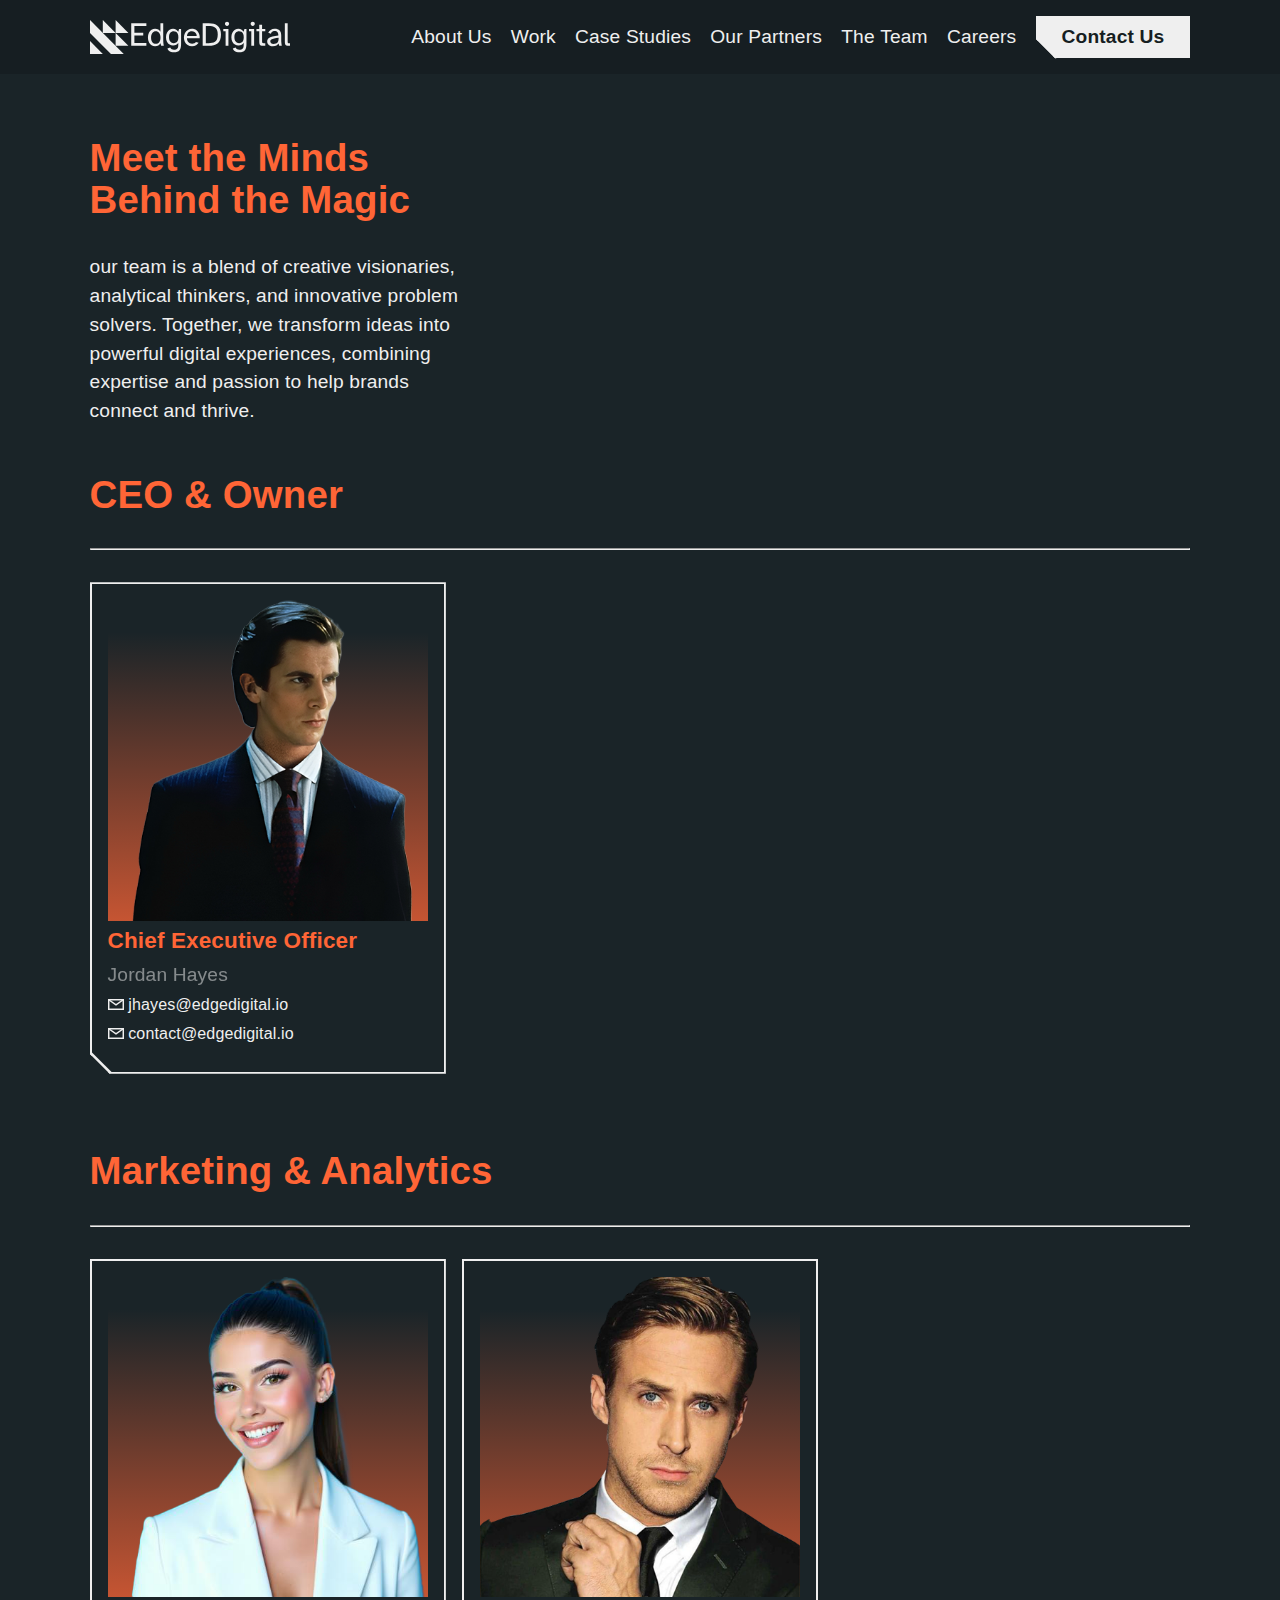
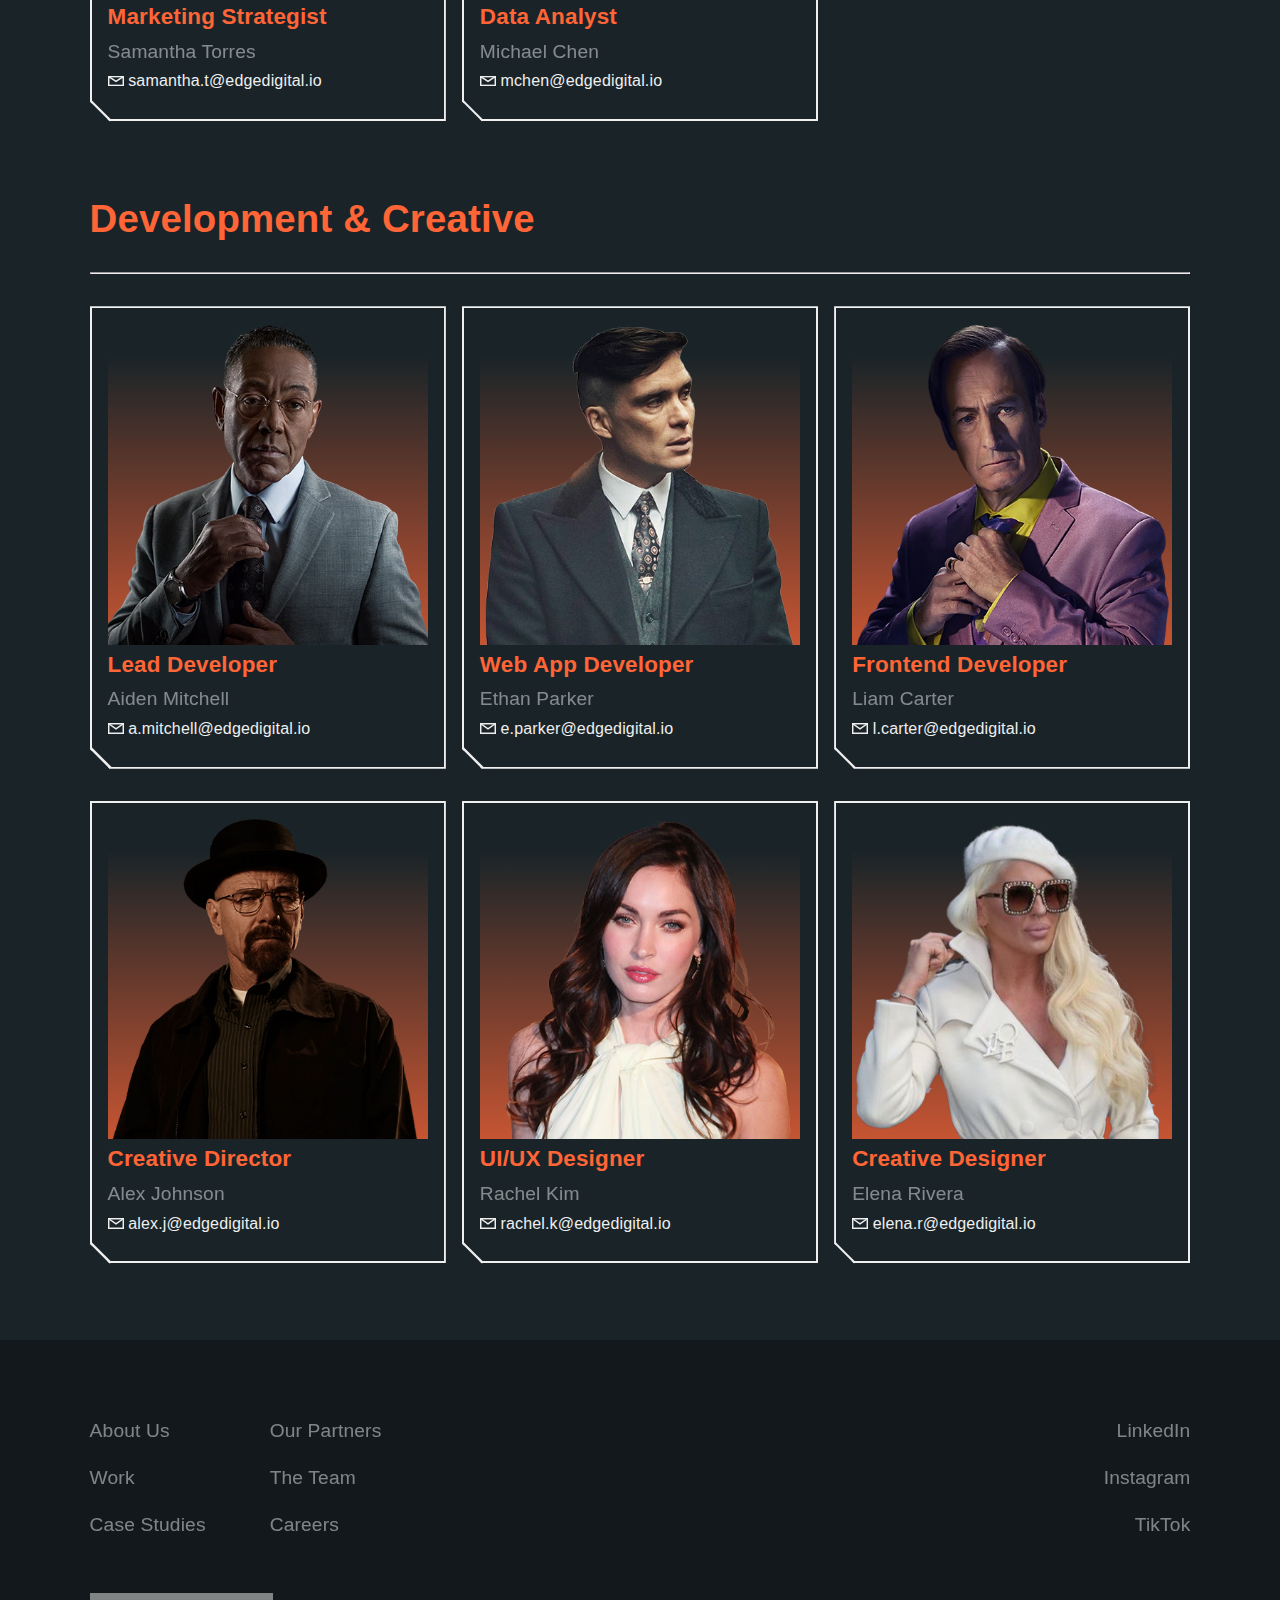
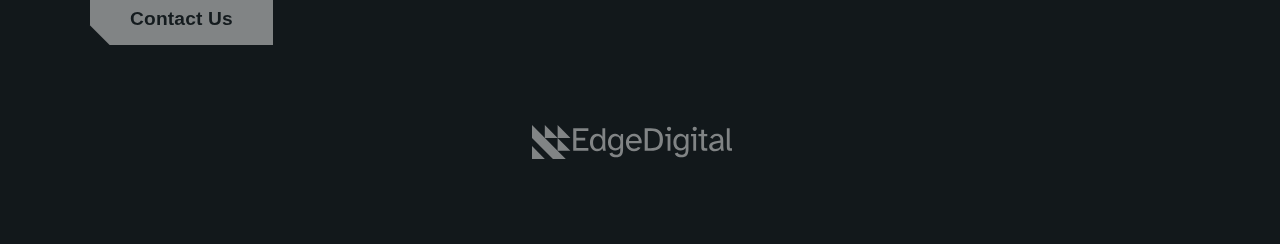
<file: team.html>
<!DOCTYPE html>
<html lang="en">

<head>
    <meta charset="UTF-8">
    <meta name="viewport" content="width=device-width, initial-scale=1.0">
    <title>Team Page</title>
    <!-- css files  -->
    <link rel="stylesheet" href="src/css/main.css" type="text/css">
    <link rel="stylesheet" href="src/css/main-responsive.css" type="text/css">
    <link rel="stylesheet" href="src/css/sections.css" type="text/css">
    <link rel="stylesheet" href="src/css/sections-responsive.css" type="text/css">


</head>

<body>
    <!-- -- -- -- -- -- -- start of header  -- -- -- -- -- -- -->
    <!-- -- -- -- -- -- -- start of header  -- -- -- -- -- -- -->
    <!-- -- -- -- -- -- -- start of header  -- -- -- -- -- -- -->
    <!-- -- -- -- -- -- -- start of header  -- -- -- -- -- -- -->
    <!-- -- -- -- -- -- -- start of header  -- -- -- -- -- -- -->

    <header>
        <!-- nav menu  -- -- -- -- -- -- -- -- -- -- -- -- -- -->

        <nav id="navbar">

            <!-- company logo  -->

            <div class="logo logo-hor">
                <a href="index.html">
                    <img class="hover-filter" src="src/icons/logo.svg" alt="EdgeDigital logo">
                </a>
            </div>

            <div class="logo logo-sq">
                <a href="index.html">
                    <img class="hover-filter" src="src/icons/logo-sq.svg" alt="EdgeDigital logo">
                </a>
            </div>

            <!-- list container inside za pc-->
            <div id="mylinks-inside">
                <!-- anchor  -->
                <a href="index.html#about-us">About&nbsp;Us</a>
                <a href="index.html#work">Work</a>
                <a href="index.html#case-studies">Case&nbsp;Studies</a>
                <a href="index.html#our-partners">Our&nbsp;Partners</a>
                <!-- other page  -->
                <a href="team.html">The&nbsp;Team</a>
                <a href="careers.html">Careers</a>
                <!-- button -->
                <a class="border-wh btn btn-fill" href="index.html#contact-us">Contact&nbsp;Us</a>
            </div>

            <!-- hamburger menu  -->
            <!-- zemeno od net  -->
            <!-- a wrapper  -->
            <a id="hamburger-menu" href="javascript:void(0);" class="icon" onclick="myFunction()">
                <!-- wrapper za hamburger menu -->
                <div id="hamburger-wrapper">
                    <div id="b2" class="ham-crtka">
                        <div id="b1" class="ham-crtka"></div>
                        <div id="b3" class="ham-crtka"></div>
                    </div>
                </div>
                <div class="triagolnik"></div>
            </a>

            <!-- list container outside za mobile-->
            <div id="myLinks">
                <!-- anchor  -->
                <a href="index.html#about-us" onclick="myFunction()">About Us</a>
                <a href="index.html#work" onclick="myFunction()">Work</a>
                <a href="index.html#case-studies" onclick="myFunction()">Case Studies</a>
                <a href="index.html#our-partners" onclick="myFunction()">Our Partners</a>
                <!-- other page  -->
                <a href="team.html" onclick="myFunction()">The Team</a>
                <a href="careers.html" onclick="myFunction()">Careers</a>
                <!-- button -->
                <a class="border-wh btn btn-fill" href="index.html#contact-us">Contact&nbsp;Us</a>
            </div>

        </nav>
    </header>


    <main>

        <!-- meet the team  - - - - - - -- - -- - - - - - - -- - - - -  -->
        <!-- meet the team  - - - - - - -- - -- - - - - - - -- - - - -  -->
        <!-- meet the team  - - - - - - -- - -- - - - - - - -- - - - -  -->
        <!-- meet the team  - - - - - - -- - -- - - - - - - -- - - - -  -->
        <!-- meet the team  - - - - - - -- - -- - - - - - - -- - - - -  -->
        <section class="first-page-section pola-section-1">
            <h2>Meet the Minds <br>Behind the Magic</h2>
            <p>our team is a blend of creative visionaries, analytical thinkers, and innovative problem solvers.
                Together,
                we transform ideas into powerful digital experiences, combining expertise and passion to help brands
                connect
                and thrive.</p>
        </section>

        <!-- CEO - - - - - - -- - -- - - - - - - -- - - - -  -->
        <!-- CEO - - - - - - -- - -- - - - - - - -- - - - -  -->
        <!-- CEO - - - - - - -- - -- - - - - - - -- - - - -  -->
        <section class="pola-section-2">
            <h2>CEO & Owner</h2>
            <hr>

            <div class="cards-wrapper">

                <!-- ceo card -->
                <div class="team-card border-wh ceo">
                    <div>
                        <img src="src/team/ceo.png" alt="Jordan Hayes">
                    </div>
                    <h3>Chief Executive Officer</h3>
                    <p>
                        <span class="opacity">Jordan Hayes</span>
                        <br>
                        <small><a href="mailto:jhayes@edgedigital.io">
                                <span class="mail-s">
                                    <img src="src/icons/mail.svg" alt="">
                                </span>
                                jhayes@edgedigital.io</a>
                            <br>
                            <a href="mailto:contact@edgedigital.io">
                                <span class="mail-s">
                                    <img src="src/icons/mail.svg" alt="">
                                </span>
                                contact@edgedigital.io</a>
                        </small>
                    </p>
                </div>



            </div>

        </section>

        <!-- Marketing & Analytics - - - - - - -- - --- - - - - -- - - - -  -->
        <!-- Marketing & Analytics - - - - - - -- - --- - - - - -- - - - -  -->
        <!-- Marketing & Analytics - - - - - - -- - --- - - - - -- - - - -  -->
        <section class="pola-section-2">
            <h2>Marketing & Analytics</h2>
            <hr>

            <div class="cards-wrapper">

                <!-- strategist -->
                <div class="team-card border-wh">
                    <div>
                        <img src="src/team/marketing-strategist.png" alt="Samantha Torres">
                    </div>
                    <h3>Marketing Strategist</h3>
                    <p>
                        <span class="opacity">Samantha Torres</span>
                        <br>
                        <small>
                            <a href="mailto:samantha.t@edgedigital.io">
                                <span class="mail-s">
                                    <img src="src/icons/mail.svg" alt="">
                                </span>
                                samantha.t@edgedigital.io</a>
                        </small>
                    </p>
                </div>

                <!-- analyst -->
                <div class="team-card border-wh">
                    <div>
                        <img src="src/team/data-analyst.png" alt="Michael Chen">
                    </div>
                    <h3>Data Analyst</h3>
                    <p>
                        <span class="opacity">Michael Chen</span>
                        <br>
                        <small>
                            <a href="mailto:mchen@edgedigital.io">
                                <span class="mail-s">
                                    <img src="src/icons/mail.svg" alt="">
                                </span>
                                mchen@edgedigital.io</a>
                        </small>
                    </p>
                </div>

            </div>

        </section>


        <!-- Development & Creative - - - - - - -- -  - - - - - -- - - - -  -->
        <!-- Development & Creative - - - - - - -- -  - - - - - -- - - - -  -->
        <!-- Development & Creative - - - - - - -- -  - - - - - -- - - - -  -->
        <section class="pola-section-2">
            <h2>Development & Creative</h2>
            <hr>

            <div class="cards-wrapper">

                <!-- lead -->
                <div class="team-card border-wh">
                    <div>
                        <img src="src/team/lead-developer.png" alt="Aiden Mitchell">
                    </div>
                    <h3>Lead Developer</h3>
                    <p><span class="opacity">Aiden Mitchell</span>
                        <br>
                        <small>
                            <a href="mailto:a.mitchell@edgedigital.io">
                                <span class="mail-s">
                                    <img src="src/icons/mail.svg" alt="">
                                </span>
                                a.mitchell@edgedigital.io</a>
                        </small>
                    </p>
                </div>

                <!-- web app -->
                <div class="team-card border-wh">
                    <div>
                        <img src="src/team/webapp.png" alt="Ethan Parker">
                    </div>
                    <h3>Web App Developer</h3>
                    <p><span class="opacity">Ethan Parker</span><br>
                        <small>
                            <a href="mailto:e.parker@edgedigital.io">
                                <span class="mail-s">
                                    <img src="src/icons/mail.svg" alt="">
                                </span>
                                e.parker@edgedigital.io</a>
                        </small>
                    </p>
                </div>

                <!-- frontend -->
                <div class="team-card border-wh">
                    <div>
                        <img src="src/team/frontend.png" alt="Liam Carter">
                    </div>
                    <h3>Frontend Developer</h3>
                    <p><span class="opacity">Liam Carter</span>
                        <br>
                        <small>
                            <a href="mailto:l.carter@edgedigital.io">
                                <span class="mail-s">
                                    <img src="src/icons/mail.svg" alt="">
                                </span>
                                l.carter@edgedigital.io</a>
                        </small>
                    </p>
                </div>

                <!-- director -->
                <div class="team-card border-wh">
                    <div>
                        <img src="src/team/creative-director.png" alt="Alex Johnson">
                    </div>
                    <h3>Creative Director</h3>
                    <p><span class="opacity">Alex Johnson</span>
                        <br>
                        <small>
                            <a href="mailto:alex.j@edgedigital.io">
                                <span class="mail-s">
                                    <img src="src/icons/mail.svg" alt="">
                                </span>
                                alex.j@edgedigital.io</a>
                        </small>
                    </p>
                </div>

                <!-- ui ux -->
                <div class="team-card border-wh">
                    <div>
                        <img src="src/team/ui-ux.png" alt="Rachel Kim">
                    </div>
                    <h3>UI/UX Designer</h3>
                    <p><span class="opacity">Rachel Kim</span>
                        <br>
                        <small>
                            <a href="mailto:rachel.k@edgedigital.io">
                                <span class="mail-s">
                                    <img src="src/icons/mail.svg" alt="">
                                </span>
                                rachel.k@edgedigital.io</a>
                        </small>
                    </p>
                </div>


                <!-- designer -->
                <div class="team-card border-wh">
                    <div>
                        <img src="src/team/designer.png" alt="Elena Rivera">
                    </div>
                    <h3>Creative Designer</h3>
                    <p><span class="opacity">Elena Rivera</span>
                        <br>
                        <small>
                            <a href="mailto:elena.r@edgedigital.io">
                                <span class="mail-s">
                                    <img src="src/icons/mail.svg" alt="">
                                </span>
                                elena.r@edgedigital.io</a>
                        </small>
                    </p>
                </div>

            </div>

        </section>

    </main>


    <!-- footer -- -- -- -- -- -- -- -- -- -- -- -- -- -- -- -- -->
    <!-- footer -- -- -- -- -- -- -- -- -- -- -- -- -- -- -- -- -->
    <!-- footer -- -- -- -- -- -- -- -- -- -- -- -- -- -- -- -- -->
    <!-- footer -- -- -- -- -- -- -- -- -- -- -- -- -- -- -- -- -->
    <!-- footer -- -- -- -- -- -- -- -- -- -- -- -- -- -- -- -- -->
    <!-- footer -- -- -- -- -- -- -- -- -- -- -- -- -- -- -- -- -->
    <footer>
        <section> <!--za padding-->

            <div class="footer-links-wrapper">
                <!-- list container -->
                <ul class="footer-list">
                    <!-- anchor  -->
                    <a class="opacity" href="#about-us">About Us</a>
                    <a class="opacity" href="#work">Work</a>
                    <a class="opacity" href="#case-studies">Case Studies</a>
                    <a class="opacity" href="#our-partners">Our Partners</a>
                    <!-- other page  -->
                    <a class="opacity" href="team.html">The Team</a>
                    <a class="opacity" href="careers.html">Careers</a>
                </ul>

                <!-- social  -->
                <div id="social-links">
                    <a class="opacity" href="">LinkedIn</a>
                    <a class="opacity" href="">Instagram</a>
                    <a class="opacity" href="">TikTok</a>
                </div>
            </div>

            <!-- button -->
            <a href="index.html#contact-us">
                <div class="btn border-wh btn-fill opacity footer-btn">
                    Contact&nbsp;Us
                </div>
            </a>

            <!-- company logo  -->
            <div class="logo logo-hor footer-logo filter opacity">
                <img src="src/icons/logo.svg" alt="EdgeDigital logo">
            </div>
        </section>

    </footer>

</body>

<!-- - - - - - - - -  -SKRIPTI - - - - - - - - - - - -  - -->
<!-- - - - - - - - -  -SKRIPTI - - - - - - - - - - - -  - -->
<!-- - - - - - - - -  -SKRIPTI - - - - - - - - - - - -  - -->
<!-- - - - - - - - -  -SKRIPTI - - - - - - - - - - - -  - -->

<!-- js file -->
<script src="src/js/main.js"></script>


</html>
</file>
<file: src/css/main.css>
/* variabli za boja */
:root {
    --orange: #ff6536;

    --white: #efefef;
    --grey: #a3a3a3;

    --bg1: #1a2428;
    --bg2: #161e22;
    --bg3: #12181b;

    --black: #0b0f11;


    /* za animacija  */

    --custom-x: 10px;
    --custom-y: 10px;
    --custom-sx: 100%;
    --custom-sy: 100%;
    --custom-r: 50deg;


    /* font size  */

    --font-size: clamp(0.5rem, 3.5vw, 1rem);

    /* padding levo-desno */
    --padding-lr: 7%;
    --padding-up-down: 4em;
}


/* alternate box model  */
html {
    box-sizing: border-box;
    margin: 0px;
    padding: 0px;
}

* {
    box-sizing: inherit;
}

/* * * * * * * * * BODY * * * * * * * * * */
body {
    background-color: var(--bg1);
    margin: 0px auto;
    padding: 0px;
}

/* * * * * * * * * TEXT DEFAULTS * * * * * * * * * */

@import url('https://fonts.googleapis.com/css2?family=Atkinson+Hyperlegible:ital,wght@0,400;0,700;1,400;1,700&display=swap');

body {
    color: var(--white);
    font-family: "Atkinson Hyperlegible", Arial, Helvetica, sans-serif;

    /* text defaults  */
    line-height: 1.5;
    letter-spacing: .01rem;

    /* size   */
    font-size: var(--font-size);
}

a {
    text-decoration: none;
    color: unset;
}

a:hover {
    color: var(--orange);
}

h1,
h2,
h3,
h4 {
    line-height: 1.1;

    margin-bottom: 2rem;
    margin-top: 0px;
    max-width: 26ch;

    color: var(--orange);
}

/* my h1-h4  */
h1 {
    font-size: 2.5em;
}

h2 {
    font-size: 2em;
}

/* my h1-h4  */

h3 {
    margin-bottom: 1rem;
}

/* h2+p {
    margin-bottom: 0rem;
    padding-bottom: 0rem;
} */


p {
    max-width: 36ch;

    margin-bottom: 2em;
    margin-top: 0px;
}

/* * * * * * * * * IMG * * * * * * * * * */


img {
    width: 100%;
    margin: auto;
    display: block;
}


/* * * * * * * * * BUTTONS * * * * * * * * * */

.btn {
    width: min-content;
    /* mob  */
    padding: 0.5em 2em;
    /* margin-bottom: 2rem; */
    font-weight: bold;
    cursor: pointer !important;
}

.btn:hover {
    background-color: var(--orange);
    border-color: var(--orange);
    color: var(--bg2);
    &:after{
        background-color: var(--orange);
    }
}

.btn-fill {
    color: var(--bg2);
    background-color: var(--white);
}



/* * * * * * * * * CHAMFER * * * * * * * * * */

/* opsht stil za element so 20px chamfer na dolniot lev rab */
.chamfer {
    /* go pravam bilo koj element so ovaa klasa vo poligon so tochki vo negovite rabovi vo % */
    /* calc za da odzemam 20px od bilo koja visina */
    clip-path: polygon(0% 0%, 100% 0%, 100% 100%, 20px 100%, 0% calc(100% - 20px));
}

/* stil za bel border so 20px chamfer */
.border-wh {
    position: relative;
    clip-path: polygon(0% 0%, 100% 0%, 100% 100%, 20px 100%, 0% calc(100% - 20px));
    border: 2px var(--white) solid;

}

/* dodavam border koj fali */
.border-wh:after {
    content: "";
    position: absolute;
    left: -14px;
    bottom: -14px;
    width: 27.5px;
    height: 27.5px;
    transform: rotate(45deg);
    background-color: var(--white);
}


/* * * * * * * * * HOVER EFFECTS * * * * * * * * * */

.filter,
.hover-filter {
    /* #EFEFEF e RGB (239, 239, 239)  */
    /* gi pravam slikite 50% sivi i potoa pojachuvam brigntness */
    filter: contrast(0) brightness(187.5%);
}

/* dobivaat boja na hover  */
.hover-filter:hover,
#logos-carousel-slider img {
    filter: unset;
}

/* * * * * * * * * section flex * * * * * * * */

section {
    padding: var(--padding-up-down) var(--padding-lr);
}

.section-flex {
    display: flex;
    flex-direction: column;
    justify-content: space-between;
    row-gap: 2em;
    column-gap: 3em;
}

.pola-section-1 {
    padding-bottom: 0.5em;
    margin-bottom: 0px;
}

.pola-section-mid {
    padding-top: 0px;
    padding-bottom: 2em;
}

.pola-section-2 {
    padding-top: 0px;
}


/* opacity */

.opacity {
    opacity: 0.5;
}

/* strelki  */

.larrow,
.rarrow {
    width: 3em;
}

.rarrow {
    transform: rotate(180deg);
}

/* * * * * * * * * FORMS * * * * * * * */

form {
    padding: 2em;

}

/* input  */

input {
    width: 100%;
    background-color: transparent;
    border-radius: 0px;
    border: none;
    border-bottom: 2px var(--white) solid;
    margin-bottom: 2em;

    /* text */

    color: var(--white);
    font-family: "Atkinson Hyperlegible", Arial, Helvetica, sans-serif;

    /* text defaults  */
    line-height: 1.5;
    letter-spacing: .01rem;

    /* size   */
    font-size: var(--font-size);

    padding: 0.5em;
}

input:not([type=checkbox]):focus {
    outline: 2px var(--white) solid;
    outline-offset: -2px;
}

/* textarea  */

textarea {
    width: 100%;
    background-color: transparent;
    border-radius: 0px;
    border: none;
    border-bottom: 2px var(--white) solid;

    overflow: scroll;

    padding: 0.5em;
    padding-bottom: 4em;

    resize: vertical;

    /* text */

    color: var(--white);

    font-family: "Atkinson Hyperlegible", Arial, Helvetica, sans-serif;

    /* text defaults  */
    line-height: 1.5;
    letter-spacing: .01rem;

    /* size   */
    font-size: var(--font-size);
}

/* scrollbar  */

textarea::-webkit-scrollbar {
    width: auto;
    opacity: 50%;
}


::-webkit-scrollbar-track {
    background-color: transparent;
    border: none;
}

::-webkit-scrollbar-thumb {
    background-color: var(--grey);
}

::-webkit-scrollbar-track-piece {
    background-color: transparent;
}

::-webkit-scrollbar-corner {
    background-color: transparent;
}


::-webkit-resizer {
    background-color: transparent;
    background-image: url(../icons/resizer.svg);
}

textarea:focus {
    outline: 2px var(--white) solid;
    outline-offset: -2px;

    overflow: scroll;
}

/* section scrollbar */

section::-webkit-scrollbar {
    width: auto;
    opacity: 50%;
}

section::-webkit-scrollbar-track {
    background-color: transparent;
    border: none;
}

::-webkit-scrollbar-thumb {
    background-color: var(--white);
}

::-webkit-scrollbar-track-piece {
    background-color: transparent;
}

::-webkit-scrollbar-corner {
    background-color: transparent;
}



/* * * * * * * * form footer  * * * * *  */

.form-footer {
    display: flex;
    flex-wrap: wrap;
    align-items: center;
    justify-content: space-between;
    gap: 1em;
    padding-top: 1em;
}


/* * * * * * * checkbox  * * * * */


/* The container */
.checkbox-container {

    display: flex;
    gap: 1em;
    align-items: center;

    cursor: pointer;
    -webkit-user-select: none;
    -moz-user-select: none;
    -ms-user-select: none;
    user-select: none;

    opacity: 50%;
}

/* Hide the browser's default checkbox */
input[type=checkbox] {
    display: none;
}

/* Create a custom checkbox */
.checkbox {
    display: block;
    height: clamp(1em, 2vw, 2em);
    width: clamp(1em, 2vw, 2em);

    border: 2px var(--white) solid;
}

/* On mouse-over */
.checkbox-container:hover {
    opacity: 100%;
}


/* mora input checkbox da e pred container poradi ovie selectors  */
input:checked~.checkbox-container {
    opacity: 100%;
}

input:checked~.checkbox-container .checkbox {
    background-image: url(../icons/checkmark.svg);
}

/* SUBMIT  */

input[type=submit] {
    display: none;
}

/* submit btn  */

.submit-label {
    align-self: flex-end;
}

.submit-btn {
    display: flex;
    align-items: center;
    gap: 1em;
    padding: 0.5em 0 0.5em 0;
    /* padding: 1rem; */
    width: min-content;
    user-select: none;

    border-bottom: 2px transparent solid;
}

.submit-btn p {
    margin: 0;
}

.submit-btn img {
    user-select: none;
}

.submit-btn:hover {
    border-color: var(--white);
}

.submit-btn:active {
    border-color: transparent;
}


/* attach file  */

input[type="file"]::file-selector-button {
    display: none;
}

input[type="file"] {
    border: 2px var(--white) solid;
}

.attach-file-label {
    opacity: 50%;
}

.attach-file-label:hover {
    opacity: 100%;
}


.attach-file-div p,
.attach-file-div img {
    margin: 0;
    padding: 0;
}

.attach-file-div {
    display: flex;
    gap: 2em;

    font-weight: 400;
    /* border-bottom: 2px var(--white) solid; */
    /* margin-bottom: 2rem; */
    padding-bottom: 0.5em;
}


.attach-file-div img {
    width: var(--font-size);
}
</file>
<file: src/css/main-responsive.css>
/* ustom varijabli  */
/* ustom varijabli  */
/* ustom varijabli  */

/* wide  */
@media screen and (min-width: 1900px) {

    :root {
        --padding-lr: 15vw !important;

        /* font size  */

        --font-size: 1.1vw !important;
    }
}

/* tablet (blue) */

@media screen and (min-width: 720px) {

    :root {
        /* font size  */
        --font-size: clamp(1rem, 1.5vw, 1.5rem);
    }
}

/* laptop (green)*/

@media screen and (min-width: 1000px) {}

/* * * * * za desktop (red) * * * * */

@media screen and (min-width: 1500px) {
    :root {
        /* padding levo-desno */
        --padding-lr: 10%;
        --padding-up-down: 5rem;
    }
}


/* * * * * * * * * section flex * * * * * * * */
/* * * * * * * * * section flex * * * * * * * */
/* * * * * * * * * section flex * * * * * * * */

/* tablet (blue) */
@media screen and (min-width: 720px) {
    .section-flex {
        flex-direction: row;
        row-gap: 0em;
        /*gore-dole*/
        column-gap: 4em;
        /*l-r*/
    }
}


/* laptop (green)*/
@media screen and (min-width: 1000px) {}


/* * * * * za desktop (red) * * * * */
@media screen and (min-width: 1500px) {}
</file>
<file: src/css/sections.css>
/* * * * * * * * * * * * * * * * * * * * * * * * * * * * * * */
/* * * * * * *             HEADER              * * * * * * * */
/* * * * * * * * * * * * * * * * * * * * * * * * * * * * * * */


/* * * * * * *             NAV MENU              * * * * * * * */

/* flex parent  */
nav {
    background-color: var(--bg2);

    position: fixed;
    top: 0;
    left: 0;
    width: 100%;

    transition: 0.3s ease;

    padding: 0 var(--padding-lr);

    display: flex;
    justify-content: space-between;

    z-index: 10;
}

/* flex child 1  */
/* nav logo  */
.logo {
    flex: 0 0 auto;
    margin: auto;
    margin-left: 0px;
}


/* square vs horizontal logo  */

.logo-hor {
    width: 200px;
    display: none;
}

.logo-sq {
    width: 80px;
    z-index: 6;
}


/* nav list  */
/* flex child 2 */

/* MOBILE MENU  */
#myLinks {
    flex: 1 1 auto;
    position: absolute;
    top: 0;
    left: 0;
    width: 100vw;
    /* height: 100vh; */
    /* se stava so js  */
    height: 0px;
    transition: 0.3s;
    overflow: hidden;

    background-color: var(--bg2);
    z-index: 5;

    display: flex;
    justify-content: space-between;

    flex-direction: column;
    align-items: center;

    padding: 0px 20% 0px 20%;
}

/* pc links  */
#mylinks-inside {
    display: none;
}

nav a {
    padding: 1rem 2rem;
    /* margin: 1rem 0; */

    width: 100%;
    text-align: center;

    font-size: calc(var(--font-size) + 0.2rem);
}

nav a:first-child {
    margin-top: 60px;
}

nav a:last-child {
    margin-bottom: 60px;
}


nav a:hover {
    background-color: rgba(255, 255, 255, 0.02);
}

.logo a {
    padding: 0;
    margin: 0;
}


/* hamburger menu  */
/* flex child 3  */

#hamburger-menu {
    height: 60px;
    width: 60px;


    position: relative;
    padding: 10px;

    margin: 0;
    z-index: 6;
}

#hamburger-wrapper {
    width: 100%;
    height: 100%;
    position: relative;
}

.triagolnik {
    background-color: var(--white);
    height: 10px;
    width: 10px;

    position: absolute;
    bottom: 0;
    left: 0;

    /* da bide 3-agolnik */
    clip-path: polygon(0 0, 0% 100%, 100% 100%);
}

.ham-crtka {
    position: absolute;
    top: 50%;

    height: 0px;
    width: 100%;
    border-bottom: 3px solid var(--white);

    transition: 0.3s;
}

#b1 {
    transform: translateY(10px);
}

#b3 {
    transform: translateY(-10px);
}


/* * * * * * *             HERO BANNER             * * * * * * * */
/* * * * * * *             HERO BANNER             * * * * * * * */
/* * * * * * *             HERO BANNER             * * * * * * * */

/* bg  */
#hero-banner {
    height: 80vh;
    /*za da se znae deka mozhe da skrolash*/

    /* da se pomesti zaradi absolute navbar ? */
    /* margin-top: 60px; */

    background-color: var(--bg3);
    overflow: hidden;

    position: relative;
}


/* elementi vo pozadina  */
.hero-bg {
    width: 65vw;
    height: 65vw;
    border-radius: 50%;

    position: absolute;
}

.orange {
    background-color: var(--orange);
}


.levo {
    left: -10vw;
    bottom: -25vh;
}

.desno {
    right: -50vw;
    top: -5vh;
}

/* ZA ANIMACIJA  */

/* follow  */

/* najdov i povrzav gotova skripta  */

.follow {
    top: 50%;
    left: 50%;
    /* za da pocne vo centar  */
    margin: -50px 0 0 -50px;
    /* za da ne iskacha od parent  */

    width: clamp(50px, 10vw, 200px) !important;
    height: clamp(50px, 10vw, 200px) !important;
    /* da ne bide pomalo od 50 i pogolemo od 200px  */
    /* important poradi conflict so hero-bg klasa za site portokalovi elementi */
}

/* svetla vo pozadina */

#dl,
#dd {
    transform:
        translateX(var(--custom-x)) translateY(var(--custom-y)) scaleX(var(--custom-sx)) scaleY(var(--custom-sy)) rotate(var(--custom-r)) skewX(20deg) skewY(-20deg);
    /* definiram transformacii so varijabli koi gi menuvam so Math.random vo js */

    transition-duration: 1.5s;
    transition-timing-function: ease-out;
}


/* content  */

/* parent flex  */
.flex-wrapper {
    padding: 0px var(--padding-lr);
    /*left right */

    height: 100%;
    width: 100%;

    display: flex;
    gap: 5%;
    flex-direction: column;
    align-items: center;
    justify-content: center;

    flex-wrap: nowrap;

    backdrop-filter: blur(100px);
}

/* flex child 1 */
.text-wrapper {
    /* margin: 5rem 0px; */

    /* offset radi navbar */
    margin-top: 60px;

    text-align: center;
    width: 100%;
    flex-shrink: 0;
}

.text-wrapper h1,
.text-wrapper p {
    color: var(--white);
    display: inline-block;
    width: 100%;
}

.hero-btns-container {
    display: inline-flex;
    gap: 1em;
}


/* flex child 2 */
#logo-element-wrapper {
    width: 50%;
}


.cls-1:hover {
    fill: var(--orange);
    transform: translate(5px, -5px);
    transition: 0.3s;
}

/* * * * * * *             LOGOS CAROUSEL             * * * * * * * */
/* * * * * * *             LOGOS CAROUSEL             * * * * * * * */
/* * * * * * *             LOGOS CAROUSEL             * * * * * * * */

@keyframes carousel-scroll {
    0% {
        transform: translateX(0);
    }

    100% {
        transform: translateX(-150vw);
    }
}


#logos-carousel {
    height: 16vh;
    background-color: var(--black);

    overflow: hidden;
}

#logos-carousel-slider {
    height: 100%;
    display: flex;
    align-items: center;
    width: 300vw;

    animation-name: carousel-scroll;
    animation-duration: 20s;
    /*40 na desktop*/
    animation-iteration-count: infinite;
    animation-timing-function: linear;
    /*linear za da ne secka na loop*/
}

#logos-carousel-slider div {
    width: calc(300vw / 12);
    padding: 0 5px;
}

/* * * * * * * * * * * * * * * * * * * * * * * * * * * * * * * * * * */
/* * * * * * *             MAIN SECTION               * * * * * * * */
/* * * * * * * * * * * * * * * * * * * * * * * * * * * * * * * * * */


#about-us {
    background-color: var(--bg2);
}

.robot-hello {
    width: clamp(60%, 70vw, 80%);
    margin: 0 auto;
}

/* * * * * * * * * * * * * * * * * * * * * * * * * * * * * */
/* * * * * * *             WORK               * * * * * * */
/* * * * * * * * * * * * * * * * * * * * * * * * * * * * */


.work-article {
    border-top: 2px var(--white) solid;
    padding: 1rem;
    padding-top: 1.8rem;
    cursor: pointer;
    &.hover-active:hover{
        background-color: hsla(0, 0%, 100%, 0.025);
    }
}


.work-article:last-child {
    border-bottom: 2px var(--white) solid;
}

.work-article-flex {
    display: flex;
}

.work-article-text {
    flex: 1;
    margin-right: 2rem;
}

.work-article-text p {
    margin-bottom: 1.8rem;
}

/* za expand aminacija  */

/* slika  */
.work-article-img {
    max-width: 20%;
    align-self: center;

    max-height: 0px;
    overflow: hidden;
    transition: 0.3s;
}


/* +  */
.plus-img {
    flex: 0 0 1.5rem;
    order: 2;

    max-height: 0px;
    & img{
        transform: rotate(0deg);
        transition: 0.3s;
    }
}


/* p text  */

.w-txt{
    max-height: 0px;
    overflow: hidden;
    transition: 0.3s;
}


/* * * * * * * * * * * * * * * * * * * * * * * * * * * * * */
/* * * * * * *         CASE STUDIES           * * * * * * */
/* * * * * * * * * * * * * * * * * * * * * * * * * * * * */

.case-studies {
    background-color: var(--bg2);
}

.case-studies-overflow {
    background-color: var(--bg2);
}


#cases-slider-wrapper {
    position: relative;
}

#cases-slider {
    width: 100%;
}

/* flex parent  */

#cases-wrapper {
    display: flex;
    column-gap: 2em;
    flex-wrap: nowrap;
}

/* flex child  */

.case-study {
    padding: 2em;

    max-width: 100vw;
    flex: 0 0 auto;
}

.case-study p {
    margin-bottom: 1em !important;
}


/* za da ima neshto prazno na kraj za skrolanje */

.case-study:last-child {
    flex: 1 0 30vw;
    position: relative;
}

.case-study:last-child h3 {
    transform: rotate(-90deg);
    position: absolute;
    top: 50%;
    left: 0;
}

.case-study-img {
    margin-bottom: 2em;
}

.case-study p {
    margin-bottom: 0;
}



/* * * * * * * * * * * * * * * * * * * * * * * * * * * * * */
/* * * * * * *            CLIENTS             * * * * * * */
/* * * * * * * * * * * * * * * * * * * * * * * * * * * * */

.clients-hover-bg:hover {
    background-color: rgba(239, 239, 239, 0.01);
}

#our-partners {
    background-color: var(--black);
}


#client-logos-flex {
    display: grid;
    gap: 2em;
    grid-template-columns: auto auto;

    margin-bottom: 2em;
}


#client-logos-flex .border-wh img {
    padding: 2em;
}

/* testimonials  */

#testimonials-container {
    display: flex;
    justify-content: center;
    align-items: center;
    column-gap: 2rem;
    overflow: hidden;
}


.rarrow {
    order: 2;
}

#testimonials-window {
    width: 60vw;
    overflow: hidden;
}

#testimonials-slider {
    display: flex;
    width: 60vw;
    /* overflow: hidden; */

    transition: 0.3s;
}


#testimonials-slider>div {
    width: 60vw;
    flex: 1 0 auto;
    padding: 0 0.5rem;
    /* display: flex;
    justify-content: center; */
}

#testimonials-slider>div p {
    margin: 0 auto;
}


.larr-btn,
.rarr-btn {
    background-color: transparent;
    border: none;
    padding: 0px;
    margin: 0px;
    cursor: pointer;
    z-index: 2;
}



/* * * * * * * * * * * * * * * * * * * * * * * * * * * * * */
/* * * * * * *          CONTACT               * * * * * * */
/* * * * * * * * * * * * * * * * * * * * * * * * * * * * */

#contact-relative {
    position: relative;
    gap: 0px;
}

#slika-go {
    /* width: calc(50% - 4rem); */
    width: 100%;
    /* position: absolute; */
    margin-top: 3em;
    bottom: 0;
}

/* #contact-r {
     width: 50%;
} */

#contact-r form {
    width: 100%;
}


/* * * * * * * * * * * * * * * * * * * * * * * * * * * * * */
/* * * * * * *             FOOTER             * * * * * * */
/* * * * * * * * * * * * * * * * * * * * * * * * * * * * */

footer {
    background-color: var(--bg3);
    text-align: center;
}

/* flex parent */
.footer-links-wrapper {
    display: flex;
    align-items: start;
    justify-content: space-between;
}

/* flex child 1  */
.footer-list {
    display: flex;
    flex-flow: column wrap;
    align-items: flex-start;
    gap: 1rem 4rem;

    text-align: left;
    margin: 0;
    padding: 0;

    height: 10rem;
}

/* flex child 2 */
#social-links {
    text-align: right;
    display: flex;
    flex-direction: column;
    gap: 1rem;
    align-items: flex-end;
    width: min-content;
}


/* hover  */

footer a:not(.footer-btn) {
    border-bottom: 2px transparent solid;
}

footer a:not(.footer-btn):hover {
    opacity: 100%;
    border-color: var(--orange);
}

.footer-btn {
    margin-top: 1rem;
    margin-bottom: 3rem;
}


.footer-btn:hover {
    opacity: 100%;
}


.footer-logo {
    display: inline-block !important;
    margin: 0 auto;
}

/* ANIMACIJA SVG */
/* ANIMACIJA SVG */
@keyframes topce-1 {
    0% {
        transform: translate(0, 0);
    }

    50% {
        transform: translate(3%, -3%);
    }


    100% {
        transform: translate(0, 0);
    }
}

#topce-1 {
    animation-name: topce-1;
    animation-duration: 6s;
    animation-iteration-count: infinite;
    animation-play-state: running;
}

@keyframes oblak-1 {
    0% {
        transform: translate(0, 0);
    }

    50% {
        transform: translate(4%, 0);
    }

    100% {
        transform: translate(0, 0);
    }
}

#cloud-1 {
    animation: oblak-1 4.5s linear infinite;
}

@keyframes oblak-2 {
    0% {
        transform: translate(0, 0);
    }

    50% {
        transform: translate(-4%, 0);
    }

    100% {
        transform: translate(0, 0);
    }
}

#cloud-2 {
    animation: oblak-2 6.5s linear infinite;
}



/* * * * * * * * * * * * * * * * * * * * * * * * * * * * * */
/* * * * * * *            THE TEAM            * * * * * * */
/* * * * * * * * * * * * * * * * * * * * * * * * * * * * */


/* prv section  */
.first-page-section {
    margin-top: 60px;
}

hr {
    margin-bottom: 2rem;
}

.cards-wrapper {
    display: grid;
    grid-template-columns: 1fr 1fr;
    gap: 2rem 0.5rem;
}

.cards-wrapper p {
    margin-bottom: 0.5rem;
}

.cards-wrapper .opacity {
    margin: 0.5rem 0;
}

.cards-wrapper h3 {
    margin: 0.5rem 0;
}


.team-card {
    padding: 0.5rem;
}

.cards-wrapper img:not(span>img) {
    background: linear-gradient(to top, var(--orange) -30%, transparent 90%)
}

.mail-s {
    display: inline-block;
    width: 1em;
}


/* * * * * * * * * * * * * * * * * * * * * * * * * * * * * */
/* * * * * * *           CAREERS              * * * * * * */
/* * * * * * * * * * * * * * * * * * * * * * * * * * * * */


.lr-inline {
    display: inline-block;
    width: 1.2em;
    transform: translateY(0.2em);
    margin-right: 0.5em;
}

.careers-list {
    /* list-style-type: none; */
    display: grid;
    grid-template-columns: min-content auto;
}

.careers-list p {
    border-bottom: 2px var(--white) solid;
    padding-bottom: 0.5rem;
    margin: 1rem 0;
}

/* cards  */

.careers-cards-container {
    display: grid;
    grid-template-columns: 1fr;
    gap: 2rem;
}

.card-wrapper {
    flex: 0 1 calc(50% - 0.5rem);
}

.apply-now-btn {
    display: flex;
    flex-wrap: nowrap;
    align-items: center;

    gap: 1rem;
}

.apply-now-btn p {
    margin: 0;
}

.apply-now-btn div {
    width: calc(var(--font-size) - 0.2rem);
}

.apply-now-btn:hover img {
    filter: invert(90%);
}

/* form hidden  */


.form-hidden {
    opacity: 0%;
    height: 100px;
    visibility: collapse;

    transition: 0.3s;
}


.form-hidden:hover {
    height: 100%;
    opacity: 100%;
    visibility: visible;
}

.unhide-btn:focus~.form-hidden {
    height: 100%;
    opacity: 100%;
    visibility: visible;
}

/* animacija about section  */
/* animacija about section  */
/* animacija about section  */

@keyframes raka-h {

    0% {
        transform: translateX(0%);
    }

    40% {
        transform: translateX(3%);
    }

    66% {
        transform: translateX(0%);
    }

    100% {
        transform: translateX(0%);
    }
}

#raka-h {
    animation: raka-h 1s ease-in-out alternate infinite;

}

@keyframes talking {

    0% {
        transform: translateX(3%);
    }

    50% {
        transform: translateX(0%);
    }

    100% {
        transform: translateX(-3%);
    }
}


#wave-inner {
    animation: talking 0.8s ease-in-out alternate infinite;
}


@keyframes orb-1 {

    0% {
        transform: rotate(0deg);
    }

    50% {
        transform: rotate(20deg);
    }

    100% {
        transform: rotate(0deg);
    }
}

#topce-h {
    transform-origin: center;
    animation: orb-1 4s ease-in-out alternate infinite;
}
</file>
<file: src/css/sections-responsive.css>
/* * * * * * * * * * * * * * * * * * * * * * * * * * * * * * */
/* * * * * * *             HEADER              * * * * * * * */
/* * * * * * * * * * * * * * * * * * * * * * * * * * * * * * */


/* * * * * * *             NAV MENU              * * * * * * * */

/* tablet (blue) */

@media screen and (min-width: 720px) {

    /* nav {
        background-color: blue;
    } */

    /* logo */

    .logo-hor {
        display: block;
        margin-right: 1rem;
        z-index: 6;
    }

    .logo-sq {
        display: none;
    }

}


/* laptop (green)*/

@media screen and (min-width: 1000px) {

    /* nav {
        background-color: green;
    } */


    /* nav links */

    #myLinks {
        display: none;
    }

    /* PC MENU  */
    #mylinks-inside {

        display: flex;
        gap: 1.2rem;

        flex-direction: row;
        align-items: center;

        margin: 1rem 0 1rem;
    }

    /* burger menu */

    #hamburger-menu {
        display: none;
    }

    /* links  */

    nav a:first-child {
        margin-top: 0px;
    }

    nav a:last-child {
        margin-bottom: 0px;
    }

    nav a {
        font-size: clamp(1rem, 1.5vw, 2rem);
        padding: 0;
        margin: 0;

        flex: 1 0 min-content;
    }

    nav .btn {
        padding: 0.25em 1.25em;
    }
}


/* * * * * za desktop (red) * * * * */

@media screen and (min-width: 1500px) {

    /* nav {
        background-color: red;
    } */

    /* PC MENU  */
    #mylinks-inside {
        gap: 1.5rem;
    }

    nav a {
        font-size: 1.5rem;
    }

}

/* * * * * * *             HERO BANNER             * * * * * * * */
/* * * * * * *             HERO BANNER             * * * * * * * */
/* * * * * * *             HERO BANNER             * * * * * * * */



/* tablet (blue) */

@media screen and (min-width: 720px) {

    /* elementi vo pozadina  */
    .hero-bg {
        width: 40vw;
        height: 40vw;
    }

    .levo {
        left: -10vw;
        bottom: -15vh;
    }

    .desno {
        right: -30vw;
        top: 10vh;
    }

    /* content  */

    /* parent flex  */
    .flex-wrapper {
        flex-direction: row;
    }

    /* flex child 1 */
    .text-wrapper {
        margin-top: 60px;
        text-align: left;
        flex-shrink: 1;
    }

    /* flex child 2 */
    #logo-element-wrapper {
        margin-top: 60px;
        /* width: 50%; */
    }


}


/* laptop (green)*/

@media screen and (min-width: 1000px) {

    /* elementi vo pozadina  */
    .hero-bg {
        width: 50vw;
        height: 50vw;
    }


    .levo {
        left: -20vw;
        bottom: -50vh;
    }

    .desno {
        right: -20vw;
        top: -50vh;
    }

}


/* * * * * za desktop *(red) * * * */

@media screen and (min-width: 1500px) {

    /* elementi vo pozadina  */
    .hero-bg {
        width: 40vw;
        height: 40vw;
    }

    .levo {
        left: -30vw;
        bottom: -50vh;
    }

    .desno {
        right: -10vw;
        top: -50vh;
    }

    /* btns  */
    .hero-btns-container {
        display: flex;
    }
}

/* * * * * * *             LOGOS CAROUSEL             * * * * * * * */
/* * * * * * *             LOGOS CAROUSEL             * * * * * * * */
/* * * * * * *             LOGOS CAROUSEL             * * * * * * * */


/* tablet (blue) */

@media screen and (min-width: 720px) {
    #logos-carousel-slider div {
        padding: 0 2rem;
    }
}

/* laptop (green)*/

@media screen and (min-width: 1000px) {


    #logos-carousel-slider {
        animation-duration: 40s;
    }

    #logos-carousel-slider div {
        padding: 0 clamp(2rem, 6vw, 7rem);
    }

}

/* * * * * za desktop (red) * * * * */

@media screen and (min-width: 1500px) {

    #logos-carousel-slider div {
        padding: 0 clamp(5rem, 7vw, 10rem);
    }

}

/* * * * * * * * * * * * * * * * * * * * * * * * * * * * * * * * * * */
/* * * * * * *             MAIN SECTION               * * * * * * * */
/* * * * * * * * * * * * * * * * * * * * * * * * * * * * * * * * * */


/* #about-us {} */

/* tablet (blue) */

@media screen and (min-width: 720px) {

    .robot-hello {
        align-self: center;
        width: clamp(60%, 70vw, 80%);
    }
}

/* laptop (green)*/

@media screen and (min-width: 1000px) {
    .robot-hello {
        align-self: flex-end;
        width: clamp(60%, 60vw, 80%);
        margin-left: 1rem;
        ;
        /*za tekstot da go sredi*/
    }
}

/* * * * * za desktop (red) * * * * */

@media screen and (min-width: 1500px) {
    .robot-hello {
        align-self: flex-end;
        width: clamp(60%, 60vw, 60%);
        margin-left: 1rem;
        ;
        /*za tekstot da go sredi*/
    }

}

/* * * * * * * * * * * * * * * * * * * * * * * * * * * * * */
/* * * * * * *             WORK               * * * * * * */
/* * * * * * * * * * * * * * * * * * * * * * * * * * * * */


/* tablet (blue) */

@media screen and (min-width: 720px) {

    .work-article-img {
        margin-right: 2em;
    }

    #work h2+p {
        margin-bottom: 3em;
    }

    #work {
        flex-direction: column;
    }

}

/* bonus media  */

@media screen and (min-width: 800px) {

    .work-list {
        max-width: 50%;
    }

    .work-article-img {
        margin-right: unset;
    }

    #work h2+p {
        margin-bottom: unset;
    }

    #work {
        flex-direction: unset;
    }

}

/* laptop (green)*/

@media screen and (min-width: 1000px) {}

/* * * * * za desktop (red) * * * * */

@media screen and (min-width: 1500px) {}


/* * * * * * * * * * * * * * * * * * * * * * * * * * * * * */
/* * * * * * *         CASE STUDIES           * * * * * * */
/* * * * * * * * * * * * * * * * * * * * * * * * * * * * */



/* tablet (blue) */

@media screen and (min-width: 720px) {

    .case-study {
        max-width: 60vw;
    }

}

/* laptop (green)*/

@media screen and (min-width: 1000px) {

    .case-study {
        max-width: 40vw;
    }
}

/* * * * * za desktop (red) * * * * */

@media screen and (min-width: 1500px) {}


/* * * * * * * * * * * * * * * * * * * * * * * * * * * * * */
/* * * * * * *            CLIENTS             * * * * * * */
/* * * * * * * * * * * * * * * * * * * * * * * * * * * * */


/* tablet (blue) */

@media screen and (min-width: 720px) {


    #client-logos-flex {
        margin-bottom: 4em;
        grid-template-columns: auto auto auto;
    }
}

/* laptop (green)*/

@media screen and (min-width: 1000px) {}

/* * * * * za desktop (red) * * * * */

@media screen and (min-width: 1500px) {}


/* * * * * * * * * * * * * * * * * * * * * * * * * * * * * */
/* * * * * * *          CONTACT               * * * * * * */
/* * * * * * * * * * * * * * * * * * * * * * * * * * * * */


/* tablet (blue) */

@media screen and (min-width: 720px) {


    #contact-relative {
        position: relative;
        gap: 0px;
    }

    #contact-r {
        width: 50%;
    }

    #slika-go {
        width: calc(50% - 2em);
        position: absolute;
        bottom: 0;
    }
}

/* laptop (green)*/

@media screen and (min-width: 1000px) {

    #contact-r {
        width: 50%;
    }

    #slika-go {
        width: calc(50% - 4em);
    }
}

/* * * * * za desktop (red) * * * * */

@media screen and (min-width: 1500px) {

    #contact-r {
        width: 45%;
    }
}

/* * * * * * * * * * * * * * * * * * * * * * * * * * * * * */
/* * * * * * *             FOOTER             * * * * * * */
/* * * * * * * * * * * * * * * * * * * * * * * * * * * * */

/* tablet (blue) */

@media screen and (min-width: 720px) {

    .footer-btn {
        margin-top: 1rem;
        margin-bottom: 5rem;
    }

}

/* laptop (green)*/

@media screen and (min-width: 1000px) {}

/* * * * * za desktop (red) * * * * */

@media screen and (min-width: 1500px) {}



/* * * * * * * * * * * * * * * * * * * * * * * * * * * * * */
/* * * * * * *            THE TEAM            * * * * * * */
/* * * * * * * * * * * * * * * * * * * * * * * * * * * * */


/* tablet (blue) */

@media screen and (min-width: 720px) {}

/* laptop (green)*/

@media screen and (min-width: 1000px) {

    .cards-wrapper {
        display: grid;
        grid-template-columns: 1fr 1fr 1fr;
        gap: 2rem 1rem;
    }

    .team-card {
        padding: 1rem;
    }

}

/* * * * * za desktop (red) * * * * */

@media screen and (min-width: 1500px) {}


/* * * * * * * * * * * * * * * * * * * * * * * * * * * * * */
/* * * * * * *           CAREERS              * * * * * * */
/* * * * * * * * * * * * * * * * * * * * * * * * * * * * */

/* tablet (blue) */

@media screen and (min-width: 720px) {

    .careers-why {
        align-self: center;
    }

    .careers-cards-container {
        grid-template-columns: 1fr 1fr;
    }
}

/* laptop (green)*/

@media screen and (min-width: 1000px) {}

/* * * * * za desktop (red) * * * * */

@media screen and (min-width: 1500px) {}
</file>
